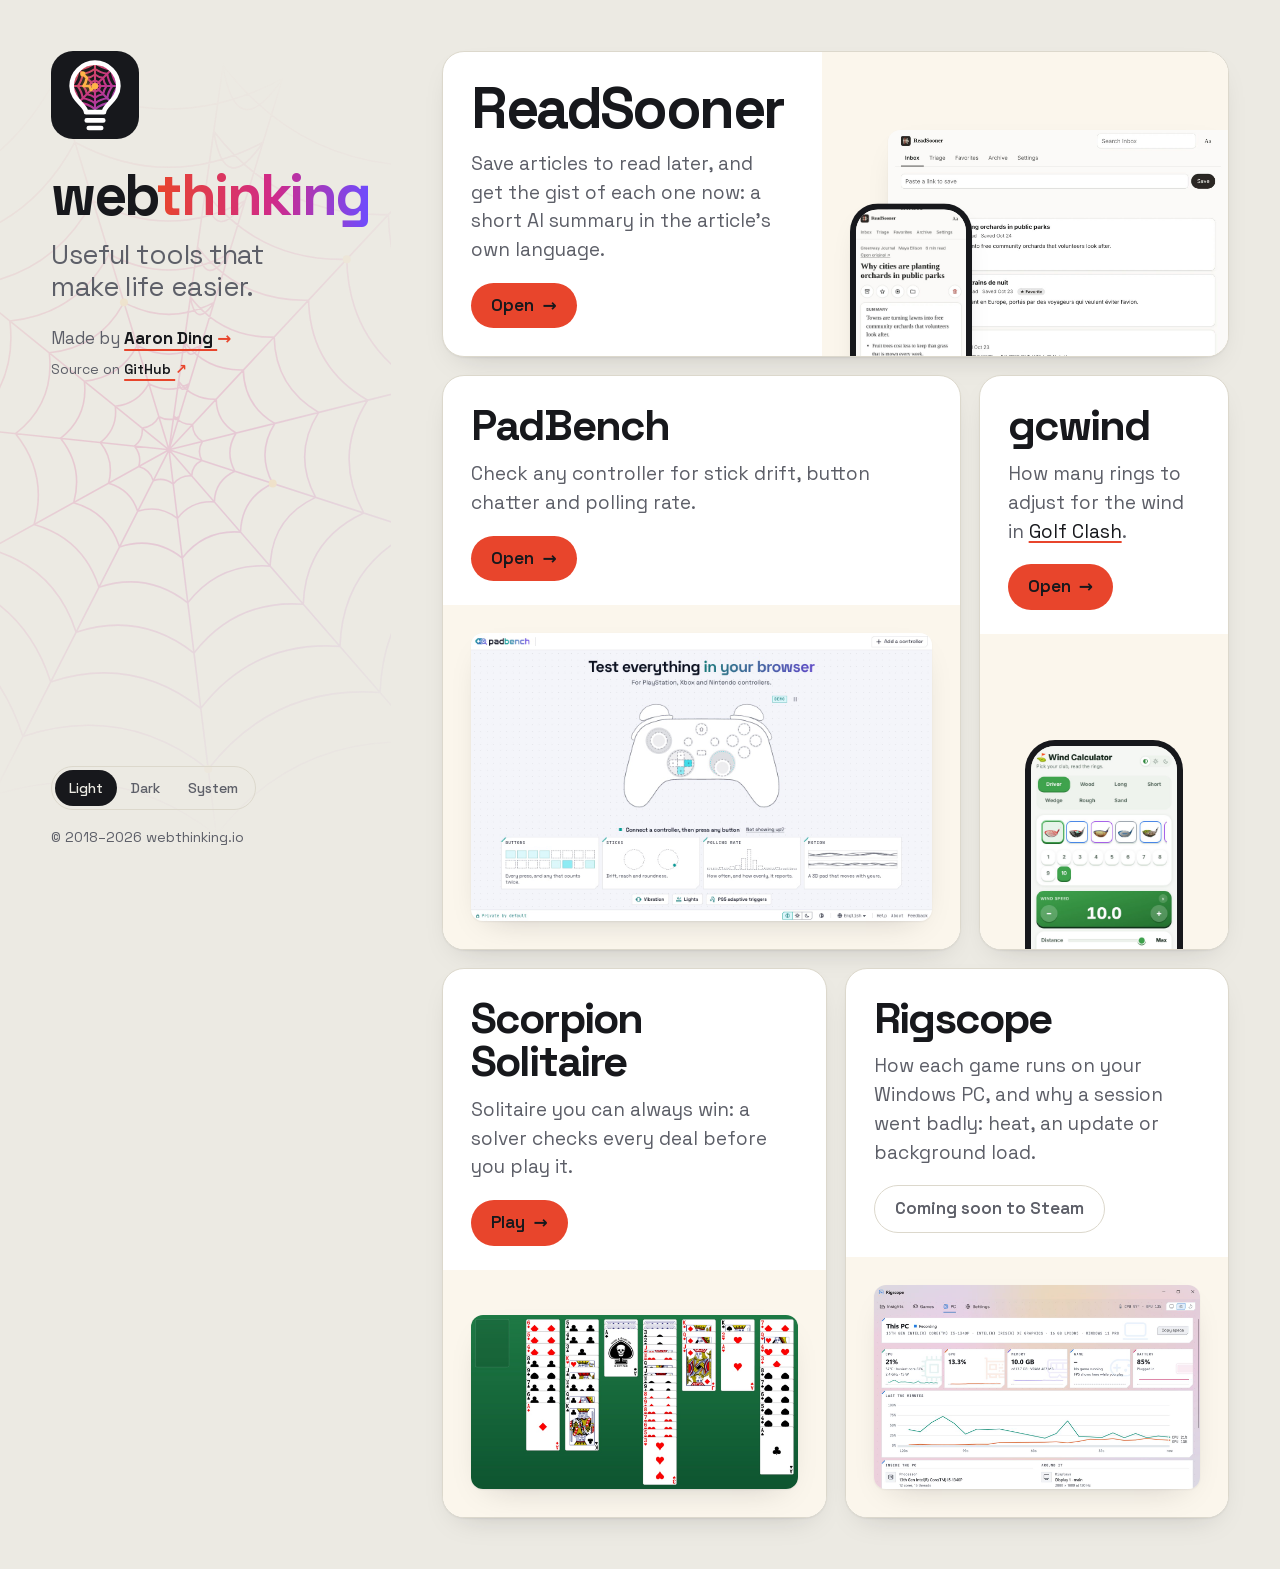
<file: index.html>
<!doctype html>
<html lang="en" data-theme="light">
<head>
  <meta charset="utf-8">
  <meta name="viewport" content="width=device-width, initial-scale=1">
  <title>webthinking · Useful tools that make life easier</title>
  <meta name="description" content="Useful tools that make life easier: ReadSooner, PadBench, Scorpion Solitaire, gcwind and Rigscope.">
  <meta name="theme-color" content="#eceae3">
  <script>
    // Apply the saved theme before first paint. Light is the default.
    (function () {
      var d = document.documentElement;
      var t = "light";
      d.classList.add("js");
      try {
        var saved = localStorage.getItem("theme");
        if (saved === "light" || saved === "dark" || saved === "system") t = saved;
      } catch (e) {}
      d.dataset.theme = t;
    })();
  </script>
  <link rel="canonical" href="https://webthinking.io/">

  <meta property="og:type" content="website">
  <meta property="og:url" content="https://webthinking.io/">
  <meta property="og:title" content="webthinking · Useful tools that make life easier">
  <meta property="og:description" content="Useful tools that make life easier: ReadSooner, PadBench, Scorpion Solitaire, gcwind and Rigscope.">
  <meta property="og:image" content="https://webthinking.io/og.png">
  <meta property="og:image:width" content="1200">
  <meta property="og:image:height" content="630">
  <meta name="twitter:card" content="summary_large_image">

  <link rel="icon" href="/icon.svg" type="image/svg+xml">
  <link rel="preload" href="/fonts/space-grotesk.woff2" as="font" type="font/woff2" crossorigin>
  <link rel="stylesheet" href="/style.css">
</head>
<body>
  <div class="page">
    <svg class="web" viewBox="0 0 340 600" preserveAspectRatio="xMidYMid slice" aria-hidden="true" focusable="false"><defs><linearGradient id="webg" x1="0" y1="0" x2="1" y2="1"><stop offset="0"/><stop offset=".5"/><stop offset="1"/></linearGradient><radialGradient id="webf" cx="150" cy="300" r="300" gradientUnits="userSpaceOnUse"><stop offset=".25" stop-color="#fff"/><stop offset="1" stop-color="#fff" stop-opacity="0"/></radialGradient><mask id="webm"><rect width="340" height="600" fill="url(#webf)"/></mask></defs><g mask="url(#webm)"><path d="M150 300L200.1 -56.5M150 300L395.5 36.7M150 300L499.3 212.9M150 300L492.4 411.2M150 300L386.2 571.7M150 300L193.9 657.3M150 300L-13.4 620.8M150 300L-164.9 474.5M150 300L-208 262.4M150 300L-129.8 73.4M150 300L44.7 -44.3M150 300L255.3 -44.3M153.6 274.3Q159 281.2 167.7 281M167.7 281Q167.9 289.4 175.2 293.7M175.2 293.7Q170.8 300.7 174.7 308M174.7 308Q167.3 311.5 167.1 319.6M167.1 319.6Q158.5 319 153.2 325.8M153.2 325.8Q146.4 320.5 138.2 323.2M138.2 323.2Q135.6 315 127.3 312.6M127.3 312.6Q129.6 304.1 124.1 297.3M124.1 297.3Q130.8 292 129.8 283.6M129.8 283.6Q138.4 282.8 142.4 275.1M142.4 275.1Q150 279.2 157.6 275.1M157.6 275.1Q154.5 279.7 153.6 274.3M157.2 248.5Q167.9 262.5 185.5 262M185.5 262Q185.8 278.9 200.5 287.4M200.5 287.4Q191.6 301.5 199.5 316.1M199.5 316.1Q184.7 323 184.1 339.2M184.1 339.2Q166.9 338 156.3 351.6M156.3 351.6Q142.8 341 126.4 346.3M126.4 346.3Q121.1 329.9 104.5 325.2M104.5 325.2Q109.2 308.3 98.3 294.6M98.3 294.6Q111.6 284.1 109.6 267.3M109.6 267.3Q126.7 265.5 134.8 250.3M134.8 250.3Q150 258.4 165.2 250.3M165.2 250.3Q159 259.4 157.2 248.5M161.4 218.8Q178.2 240.8 205.9 240M205.9 240Q206.5 266.7 229.6 280.2M229.6 280.2Q215.6 302.3 228 325.3M228 325.3Q204.7 336.2 203.8 361.9M203.8 361.9Q176.7 359.9 160 381.4M160 381.4Q138.6 364.6 112.8 373.1M112.8 373.1Q104.4 347.2 78.3 339.8M78.3 339.8Q85.7 313.1 68.4 291.4M68.4 291.4Q89.4 274.9 86.3 248.4M86.3 248.4Q113.3 245.6 126 221.6M126 221.6Q150 234.4 174 221.6M174 221.6Q164.2 236 161.4 218.8M166.1 185.1Q190 216.2 229.1 215.2M229.1 215.2Q230 252.9 262.6 271.9M262.6 271.9Q242.7 303.2 260.3 335.8M260.3 335.8Q227.4 351.2 226.1 387.5M226.1 387.5Q187.7 384.8 164.1 415.1M164.1 415.1Q133.9 391.4 97.3 403.4M97.3 403.4Q85.5 366.8 48.5 356.2M48.5 356.2Q59.1 318.5 34.6 287.9M34.6 287.9Q64.3 264.5 59.9 227M59.9 227Q98.1 223.1 116.1 189.1M116.1 189.1Q150 207.2 183.9 189.1M183.9 189.1Q170.1 209.4 166.1 185.1M171.4 147.5Q203 188.8 255 187.4M255 187.4Q256.2 237.5 299.4 262.7M299.4 262.7Q273.1 304.3 296.5 347.6M296.5 347.6Q252.7 368 251 416.2M251 416.2Q200.1 412.5 168.8 452.9M168.8 452.9Q128.6 421.3 80.1 437.2M80.1 437.2Q64.4 388.6 15.3 374.7M15.3 374.7Q29.3 324.6 -3.2 283.9M-3.2 283.9Q36.2 252.9 30.3 203.1M30.3 203.1Q81.1 197.9 105 152.7M105 152.7Q150 176.8 195 152.7M195 152.7Q176.7 179.7 171.4 147.5M177.3 105.9Q217.5 158.5 283.7 156.7M283.7 156.7Q285.1 220.4 340.2 252.6M340.2 252.6Q306.7 305.5 336.4 360.6M336.4 360.6Q280.8 386.5 278.6 447.9M278.6 447.9Q213.8 443.2 173.9 494.5M173.9 494.5Q122.8 454.4 61 474.6M61 474.6Q41.1 412.8 -21.4 395M-21.4 395Q-3.7 331.3 -44.9 279.5M-44.9 279.5Q5.1 240 -2.3 176.7M-2.3 176.7Q62.3 170 92.7 112.6M92.7 112.6Q150 143.2 207.3 112.6M207.3 112.6Q183.9 146.9 177.3 105.9M183.7 60.4Q233.3 125.3 315 123M315 123Q316.8 201.7 384.8 241.5M384.8 241.5Q343.5 306.8 380.2 374.8M380.2 374.8Q311.4 406.9 308.8 482.6M308.8 482.6Q228.7 476.9 179.5 540.2M179.5 540.2Q116.4 490.7 40.1 515.6M40.1 515.6Q15.5 439.3 -61.7 417.3M-61.7 417.3Q-39.7 338.6 -90.7 274.7M-90.7 274.7Q-28.9 225.9 -38.1 147.7M-38.1 147.7Q41.7 139.5 79.2 68.6M79.2 68.6Q150 106.4 220.8 68.6M220.8 68.6Q191.9 111 183.7 60.4M190.6 10.8Q250.6 89.2 349.1 86.4M349.1 86.4Q351.3 181.4 433.3 229.4M433.3 229.4Q383.5 308.2 427.7 390.2M427.7 390.2Q344.8 428.9 341.6 520.4M341.6 520.4Q245 513.4 185.6 589.8M185.6 589.8Q109.4 530.1 17.4 560.2M17.4 560.2Q-12.3 468 -105.4 441.6M-105.4 441.6Q-78.9 346.6 -140.4 269.5M-140.4 269.5Q-65.8 210.6 -76.9 116.2M-76.9 116.2Q19.4 106.3 64.6 20.8M64.6 20.8Q150 66.4 235.4 20.8M235.4 20.8Q200.6 71.9 190.6 10.8"/><g class="web-knots"><circle cx="228" cy="325.3" r="3"/><circle cx="-3.2" cy="283.9" r="3"/><circle cx="283.7" cy="156.7" r="3"/><circle cx="116.1" cy="189.1" r="3"/><circle cx="179.5" cy="540.2" r="3"/></g></g></svg>
    <header class="intro">
      <div class="brand">
        <svg class="mark" viewBox="0 0 64 64" aria-hidden="true" focusable="false"><defs><linearGradient id="wtg" x1="14" y1="8" x2="52" y2="50" gradientUnits="userSpaceOnUse"><stop offset="0" stop-color="#ff6a4d"/><stop offset=".5" stop-color="#e2399a"/><stop offset="1" stop-color="#8a5cff"/></linearGradient><filter id="wtw" x="-50%" y="-50%" width="200%" height="200%"><feGaussianBlur stdDeviation="1.4"/></filter><clipPath id="wtc"><path d="M25.5 44.5C25.5 39.5 15 35.5 15 25.5A17 17 0 0 1 49 25.5C49 35.5 38.5 39.5 38.5 44.5Z"/></clipPath><clipPath id="wtt"><rect width="64" height="64" rx="16"/></clipPath></defs><rect class="mark-tile" width="64" height="64" rx="16"/><g clip-path="url(#wtt)"><g clip-path="url(#wtc)"><path d="M32 25.5L32 -14.5M32 25.5L60.28 -2.78M32 25.5L72 25.5M32 25.5L60.28 53.78M32 25.5L32 65.5M32 25.5L3.72 53.78M32 25.5L-8 25.5M32 25.5L3.72 -2.78M32 21.3Q33.32 22.32 34.97 22.53M34.97 22.53Q35.18 24.18 36.2 25.5M36.2 25.5Q35.18 26.82 34.97 28.47M34.97 28.47Q33.32 28.68 32 29.7M32 29.7Q30.68 28.68 29.03 28.47M29.03 28.47Q28.82 26.82 27.8 25.5M27.8 25.5Q28.82 24.18 29.03 22.53M29.03 22.53Q30.68 22.32 32 21.3M32 17.1Q34.64 19.14 37.94 19.56M37.94 19.56Q38.36 22.86 40.4 25.5M40.4 25.5Q38.36 28.14 37.94 31.44M37.94 31.44Q34.64 31.86 32 33.9M32 33.9Q29.36 31.86 26.06 31.44M26.06 31.44Q25.64 28.14 23.6 25.5M23.6 25.5Q25.64 22.86 26.06 19.56M26.06 19.56Q29.36 19.14 32 17.1M32 12.9Q35.95 15.95 40.91 16.59M40.91 16.59Q41.55 21.55 44.6 25.5M44.6 25.5Q41.55 29.45 40.91 34.41M40.91 34.41Q35.95 35.05 32 38.1M32 38.1Q28.05 35.05 23.09 34.41M23.09 34.41Q22.45 29.45 19.4 25.5M19.4 25.5Q22.45 21.55 23.09 16.59M23.09 16.59Q28.05 15.95 32 12.9M32 8.7Q37.27 12.77 43.88 13.62M43.88 13.62Q44.73 20.23 48.8 25.5M48.8 25.5Q44.73 30.77 43.88 37.38M43.88 37.38Q37.27 38.23 32 42.3M32 42.3Q26.73 38.23 20.12 37.38M20.12 37.38Q19.27 30.77 15.2 25.5M15.2 25.5Q19.27 20.23 20.12 13.62M20.12 13.62Q26.73 12.77 32 8.7" fill="none" stroke="url(#wtg)" stroke-width="1.5" stroke-linecap="round" opacity=".85"/><path d="M32 25.5L29.03 28.47Q28.82 26.82 27.8 25.5L23.6 25.5Q25.64 22.86 26.06 19.56L23.09 16.59" fill="none" stroke="#ffb547" stroke-width="3" stroke-linecap="round" stroke-linejoin="round" opacity=".4" filter="url(#wtw)"/><path d="M32 25.5L29.03 28.47Q28.82 26.82 27.8 25.5L23.6 25.5Q25.64 22.86 26.06 19.56L23.09 16.59" fill="none" stroke="#ffb547" stroke-width="1.9" stroke-linecap="round" stroke-linejoin="round"/><circle cx="23.09" cy="16.59" r="1.9" fill="#ffb547"/><circle cx="32" cy="25.5" r="2.3" fill="#ffb547"/></g><path d="M25.5 44.5C25.5 39.5 15 35.5 15 25.5A17 17 0 0 1 49 25.5C49 35.5 38.5 39.5 38.5 44.5Z" fill="none" stroke="#fff" stroke-width="3.4" stroke-linejoin="round"/><path d="M26 50.5H38M27.5 56H36.5" stroke="#fff" stroke-width="3.4" stroke-linecap="round"/></g></svg>
        <div>
          <h1>web<span class="think">thinking</span></h1>
          <p class="pitch">Useful tools that make life easier.</p>
          <p class="by">Made by <a href="/me/">Aaron Ding <span aria-hidden="true">→</span></a></p>
          <p class="by by-src">Source on <a href="https://github.com/aaronding">GitHub <span aria-hidden="true">↗</span></a></p>
        </div>
      </div>
    </header>

    <main class="shelf" aria-label="Tools">
      <article class="tile tile-feature" aria-labelledby="readsooner-title">
        <div class="tile-text">
          <h2 id="readsooner-title">ReadSooner</h2>
          <p>Save articles to read later, and get the gist of each one now: a short AI summary in the article’s own language.</p>
          <p class="actions">
            <a class="go" href="https://www.readsooner.com/">Open <span aria-hidden="true">→</span></a>
          </p>
        </div>
        <div class="shot shot-duo">
          <img class="duo-screen img-light" src="/img/readsooner-light.jpg" width="1280" height="853" loading="lazy" decoding="async" alt="ReadSooner's Inbox on a computer: saved articles in English, French and Chinese, each with a one-sentence summary under its title.">
          <img class="duo-screen img-dark" src="/img/readsooner-dark.jpg" width="1280" height="853" loading="lazy" decoding="async" alt="ReadSooner's Inbox on a computer: saved articles in English, French and Chinese, each with a one-sentence summary under its title.">
          <img class="duo-phone img-light" src="/img/readsooner-phone-light.jpg" width="600" height="1216" loading="lazy" decoding="async" alt="An article on a phone, with its summary first: a one-sentence TL;DR and three key points.">
          <img class="duo-phone img-dark" src="/img/readsooner-phone-dark.jpg" width="600" height="1216" loading="lazy" decoding="async" alt="An article on a phone, with its summary first: a one-sentence TL;DR and three key points.">
        </div>
      </article>

      <article class="tile tile-wide" aria-labelledby="padbench-title">
        <div class="tile-text">
          <h2 id="padbench-title">PadBench</h2>
          <p>Check any controller for stick drift, button chatter and polling rate.</p>
          <p class="actions">
            <a class="go" href="https://padbench.com/">Open <span aria-hidden="true">→</span></a>
          </p>
        </div>
        <div class="shot shot-screen">
          <img class="img-light" src="/img/padbench-light.jpg" width="1280" height="800" loading="lazy" decoding="async" alt="PadBench showing a controller with its buttons, sticks, polling rate and motion tests.">
          <img class="img-dark" src="/img/padbench-dark.jpg" width="1280" height="800" loading="lazy" decoding="async" alt="PadBench showing a controller with its buttons, sticks, polling rate and motion tests.">
        </div>
      </article>

      <article class="tile tile-half tile-end" aria-labelledby="scorpion-title">
        <div class="tile-text">
          <h2 id="scorpion-title">Scorpion Solitaire</h2>
          <p>Solitaire you can always win: a solver checks every deal before you play it.</p>
          <p class="actions">
            <a class="go" href="/ScorpionSolitaire/">Play <span aria-hidden="true">→</span></a>
          </p>
        </div>
        <div class="shot shot-screen">
          <img src="/img/scorpion.jpg" width="1200" height="639" loading="lazy" decoding="async"
               alt="A game of Scorpion Solitaire in progress: seven columns of cards on green felt.">
        </div>
      </article>

      <article class="tile tile-tall" aria-labelledby="gcwind-title">
        <div class="tile-text">
          <h2 id="gcwind-title">gcwind</h2>
          <p>How many rings to adjust for the wind in <a href="https://www.ea.com/games/golf-clash/golf-clash">Golf Clash</a>.</p>
          <p class="actions">
            <a class="go" href="https://gcwind.webthinking.io/">Open <span aria-hidden="true">→</span></a>
          </p>
        </div>
        <div class="shot shot-phone">
          <img class="img-light" src="/img/gcwind-light.jpg" width="860" height="1200" loading="lazy" decoding="async" alt="gcwind on a phone: the Driver tab, The Rocket at level 10, and a wind speed of 10.0.">
          <img class="img-dark" src="/img/gcwind-dark.jpg" width="860" height="1200" loading="lazy" decoding="async" alt="gcwind on a phone: the Driver tab, The Rocket at level 10, and a wind speed of 10.0.">
        </div>
      </article>

      <article class="tile tile-half tile-end" aria-labelledby="rigscope-title">
        <div class="tile-text">
          <h2 id="rigscope-title">Rigscope</h2>
          <p>How each game runs on your Windows PC, and why a session went badly: heat, an update or background load.</p>
          <p class="actions">
            <span class="soon">Coming soon to Steam</span>
          </p>
        </div>
        <div class="shot shot-screen">
          <img class="img-light" src="/img/rigscope-light.jpg" width="1280" height="800" loading="lazy" decoding="async" alt="Rigscope's PC page: CPU, GPU, memory and battery at a glance, and CPU and GPU use over the last two minutes.">
          <img class="img-dark" src="/img/rigscope-dark.jpg" width="1280" height="800" loading="lazy" decoding="async" alt="Rigscope's PC page: CPU, GPU, memory and battery at a glance, and CPU and GPU use over the last two minutes.">
        </div>
      </article>
    </main>

    <footer class="foot">
      <div class="theme" role="group" aria-label="Theme">
        <button type="button" data-theme-set="light" title="Light">
          <svg class="ico" viewBox="0 0 24 24" aria-hidden="true" focusable="false"><circle cx="12" cy="12" r="4"/><path d="M12 2v2M12 20v2M4.9 4.9l1.4 1.4M17.7 17.7l1.4 1.4M2 12h2M20 12h2M4.9 19.1l1.4-1.4M17.7 6.3l1.4-1.4"/></svg>
          <span class="label">Light</span>
        </button>
        <button type="button" data-theme-set="dark" title="Dark">
          <svg class="ico" viewBox="0 0 24 24" aria-hidden="true" focusable="false"><path d="M20.5 14.1A8.5 8.5 0 1 1 9.9 3.5a6.6 6.6 0 0 0 10.6 10.6z"/></svg>
          <span class="label">Dark</span>
        </button>
        <button type="button" data-theme-set="system" title="System">
          <svg class="ico" viewBox="0 0 24 24" aria-hidden="true" focusable="false"><rect x="2.5" y="4" width="19" height="13" rx="2"/><path d="M8 21h8M12 17v4"/></svg>
          <span class="label">System</span>
        </button>
      </div>
      <div class="credit">
        <p>© 2018–2026 webthinking.io</p>
      </div>
    </footer>
  </div>
  <script>
    (function () {
      var root = document.documentElement;
      var meta = document.querySelector('meta[name="theme-color"]');
      var buttons = document.querySelectorAll("[data-theme-set]");
      var dark = window.matchMedia("(prefers-color-scheme: dark)");

      function paint() {
        var t = root.dataset.theme;
        var isDark = t === "dark" || (t === "system" && dark.matches);
        if (meta) meta.setAttribute("content", isDark ? "#0c0d10" : "#eceae3");
        buttons.forEach(function (b) {
          b.setAttribute("aria-pressed", String(b.dataset.themeSet === t));
        });
      }

      buttons.forEach(function (b) {
        b.addEventListener("click", function () {
          root.dataset.theme = b.dataset.themeSet;
          try { localStorage.setItem("theme", b.dataset.themeSet); } catch (e) {}
          paint();
        });
      });
      dark.addEventListener("change", paint);
      paint();
    })();
  </script>
</body>
</html>
</file>
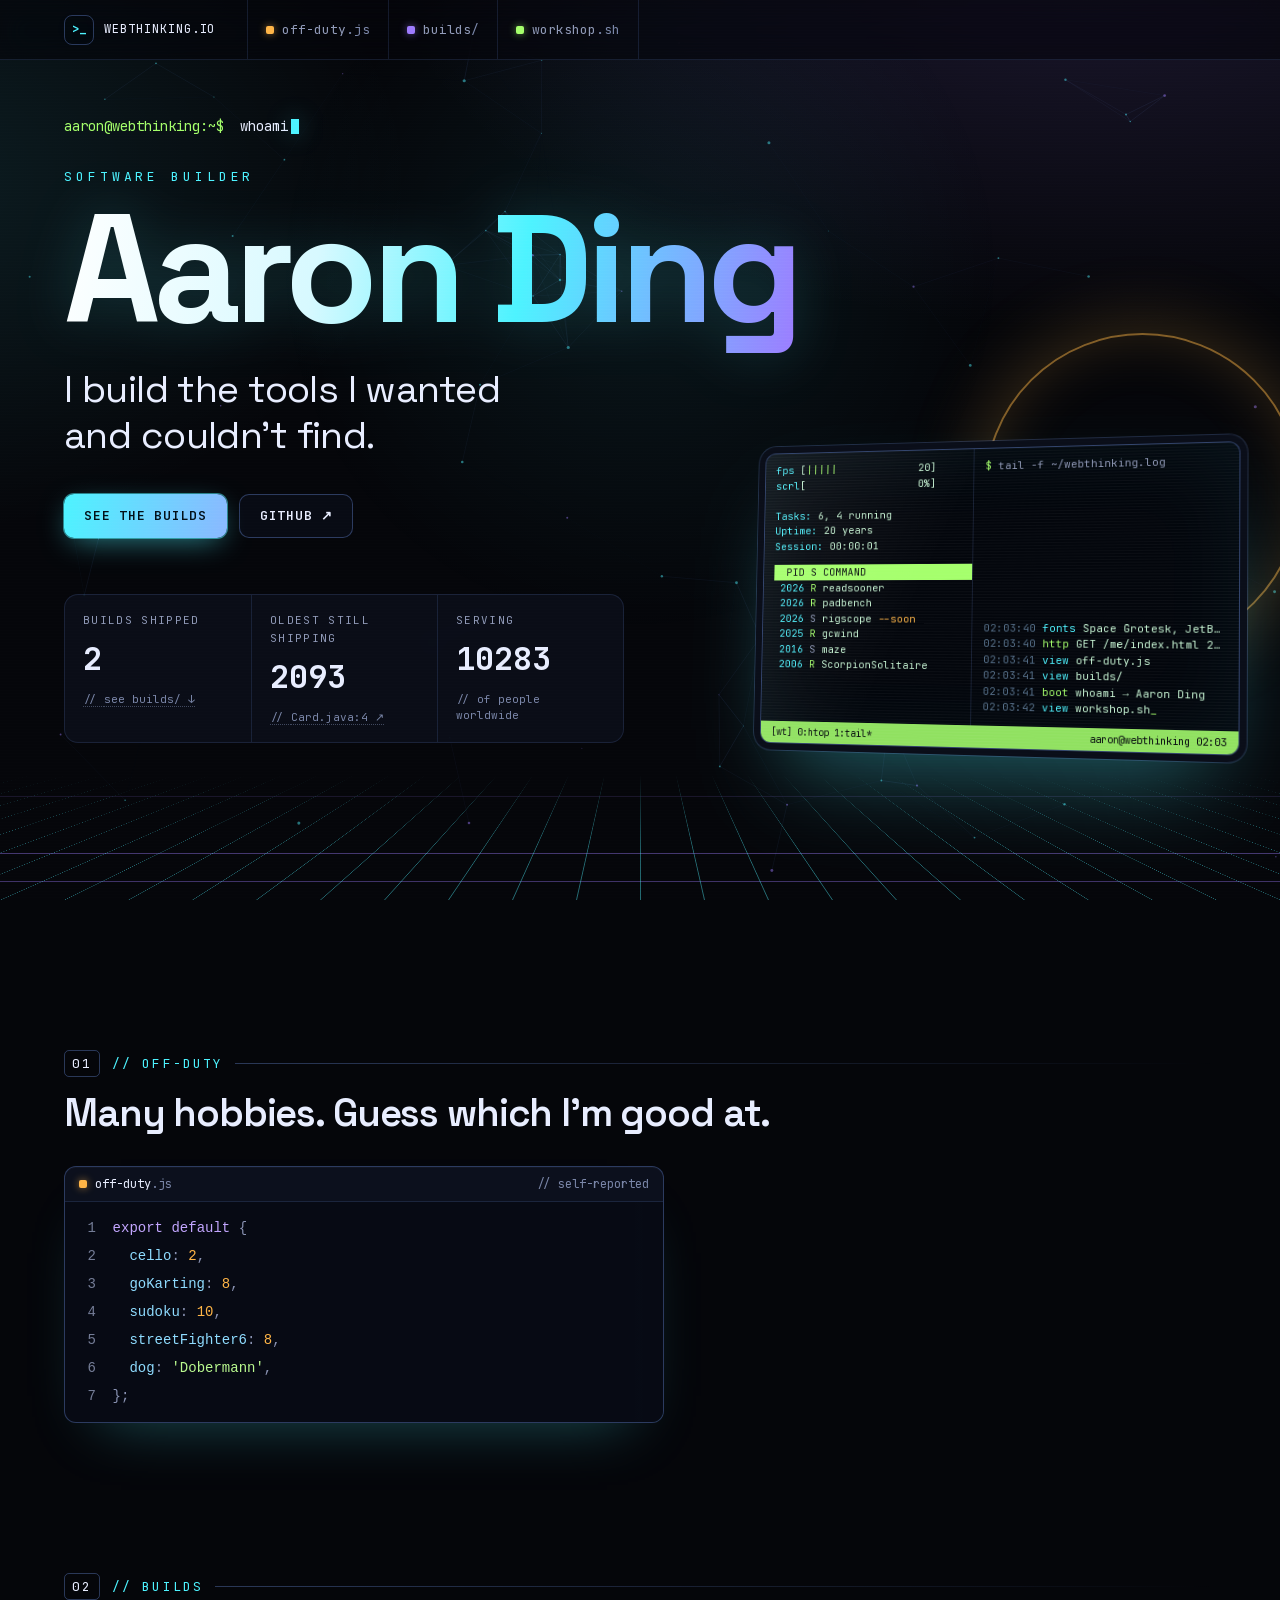
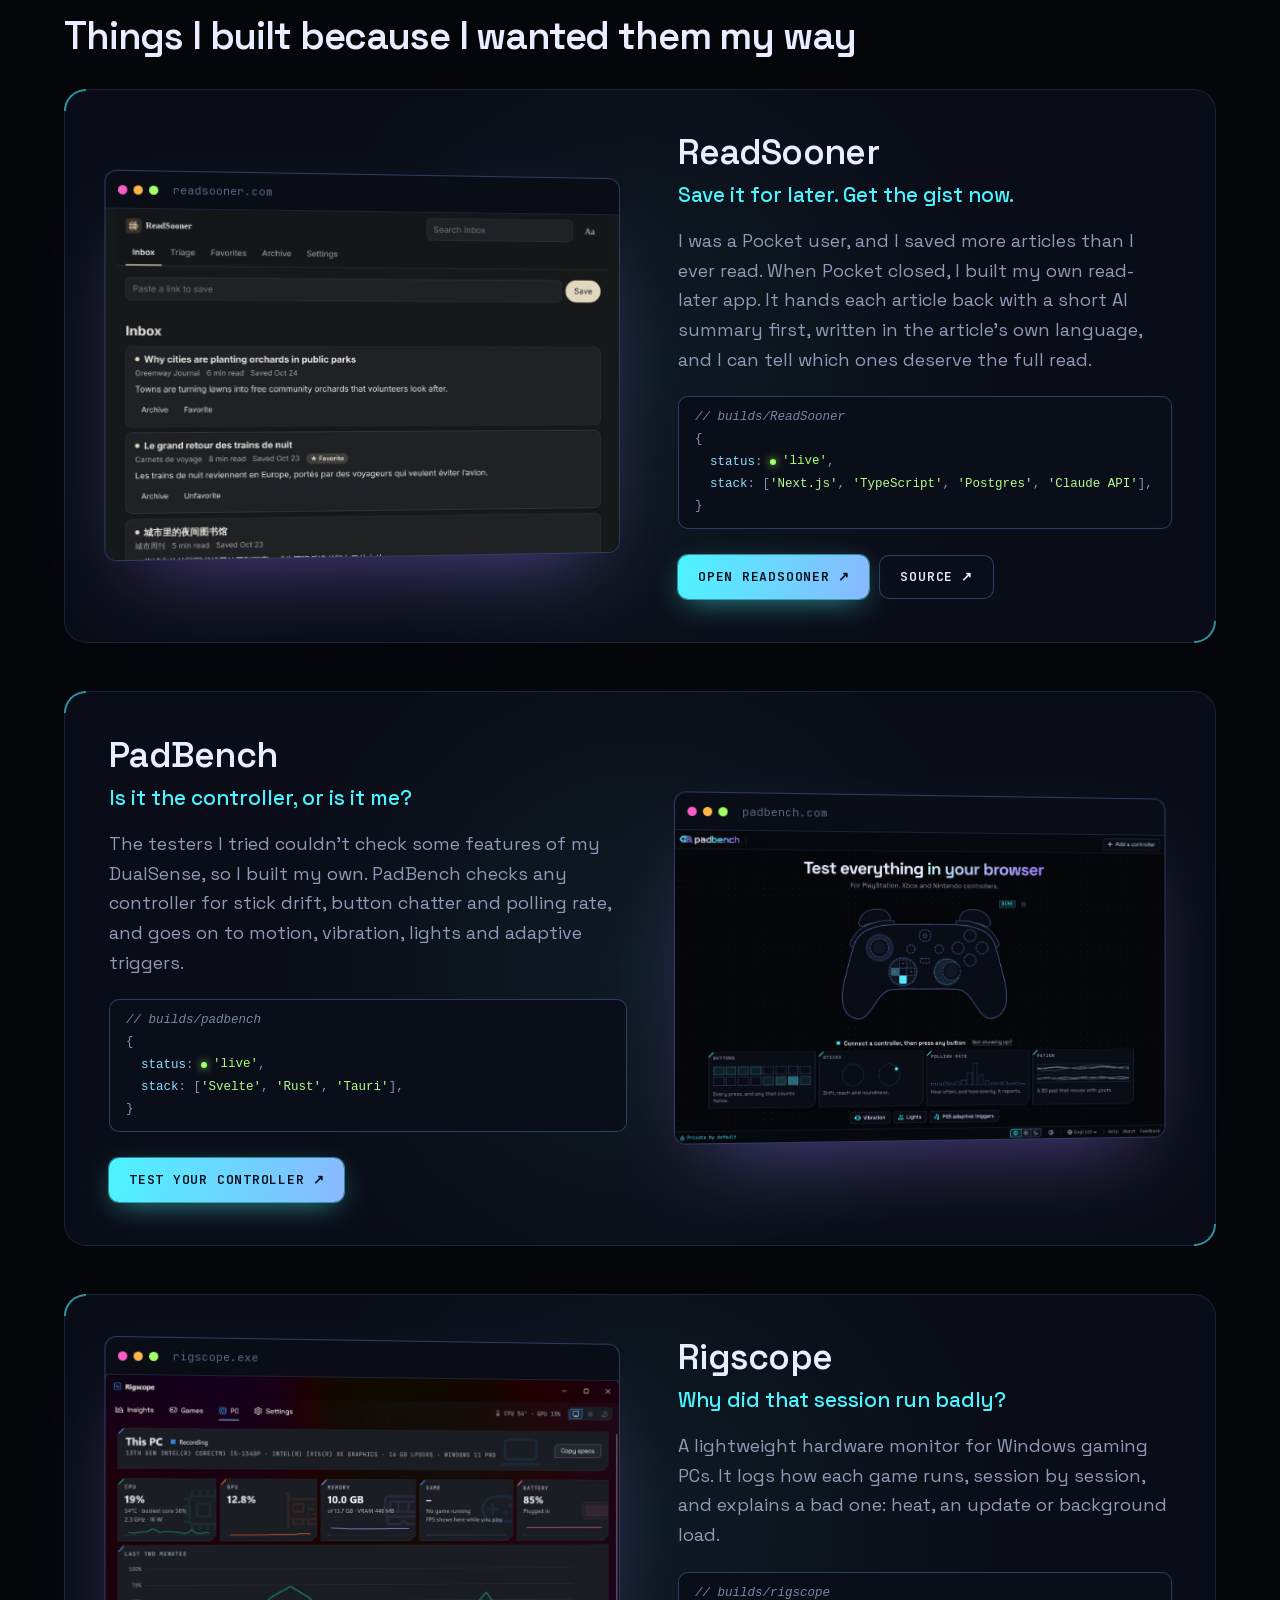
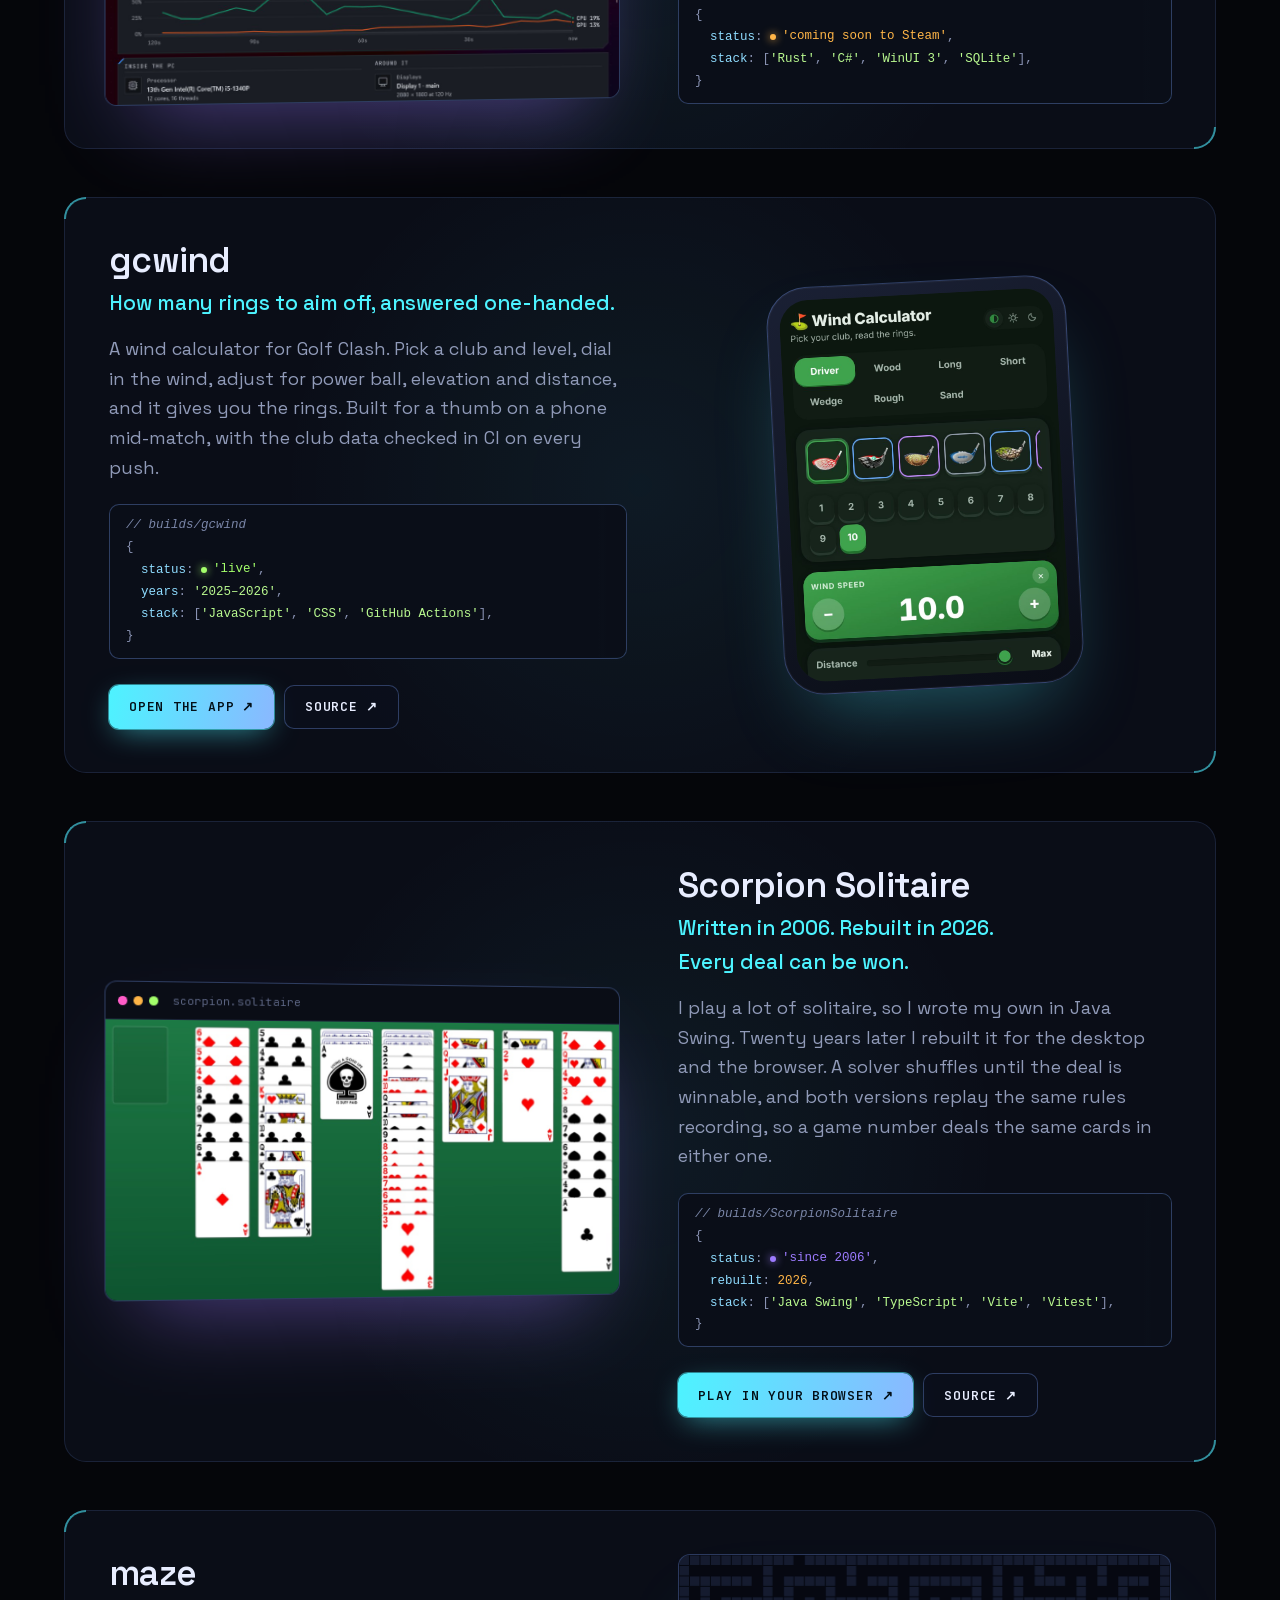
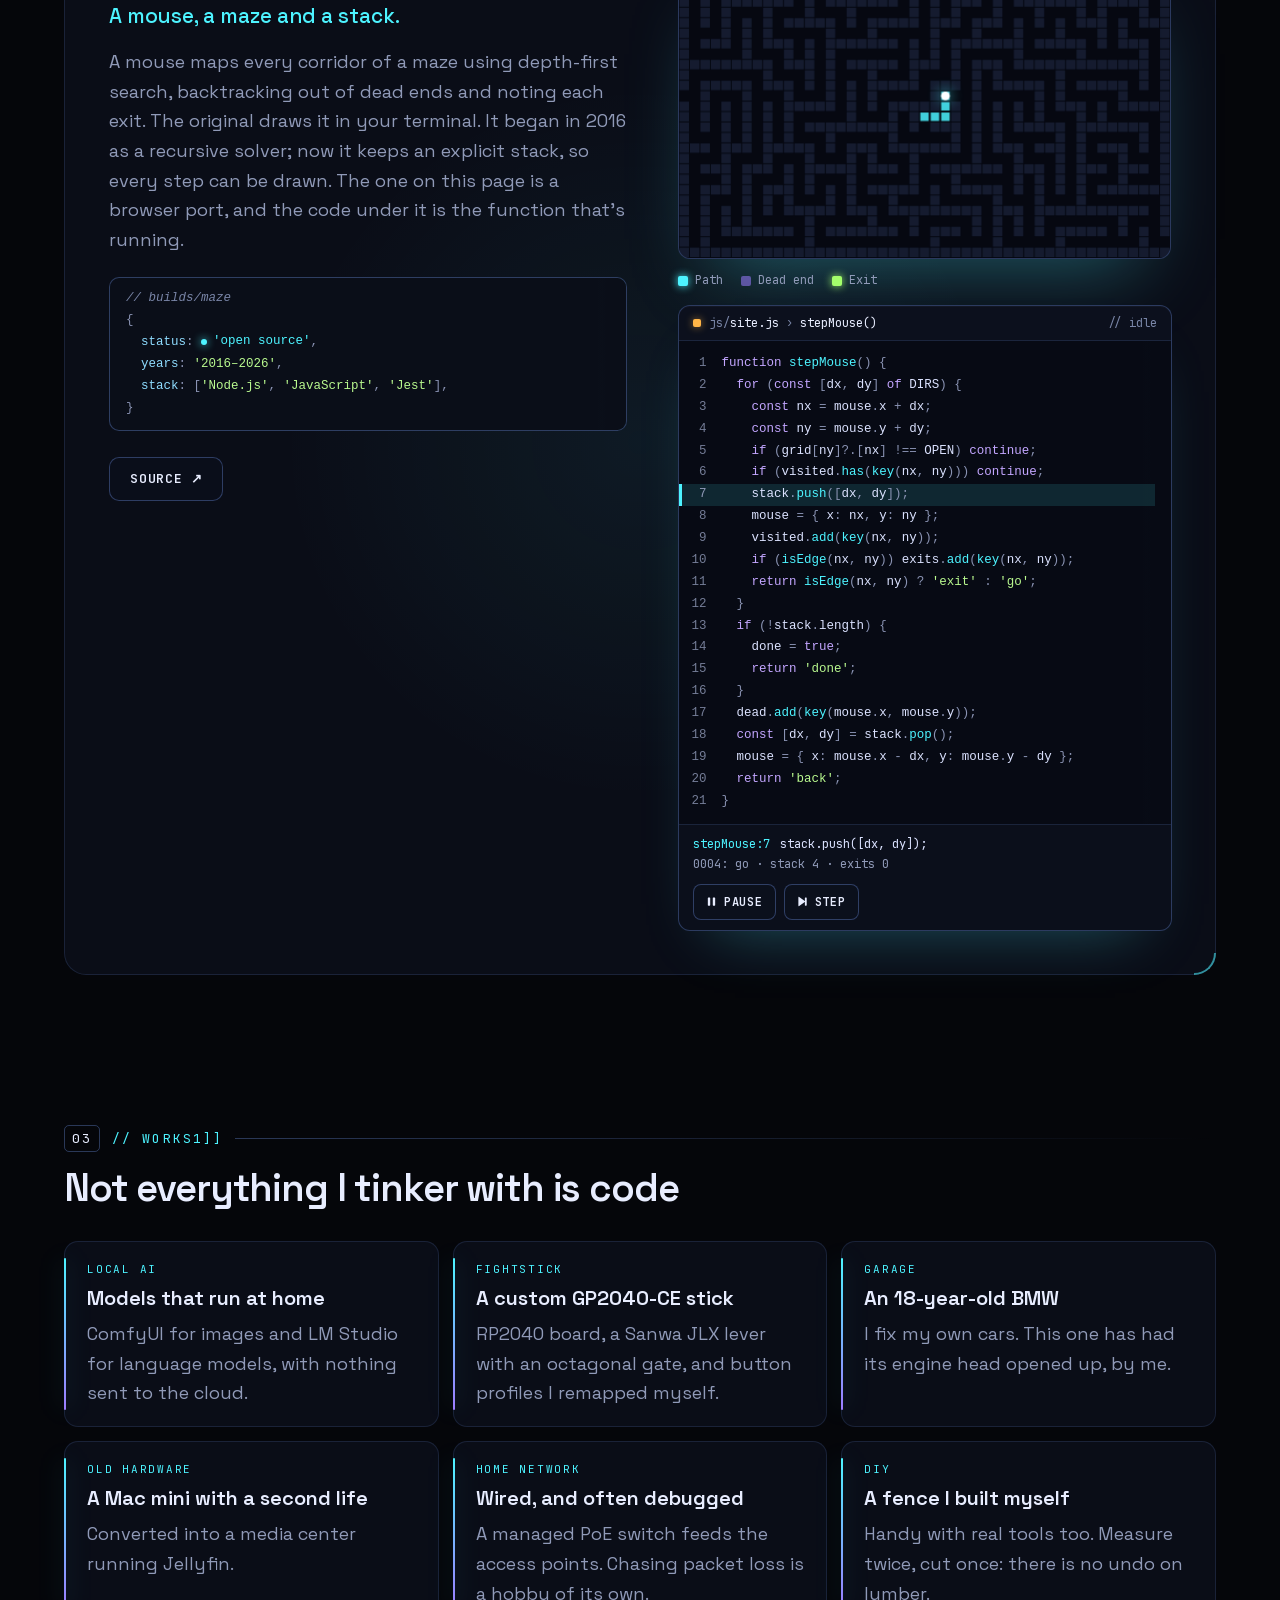
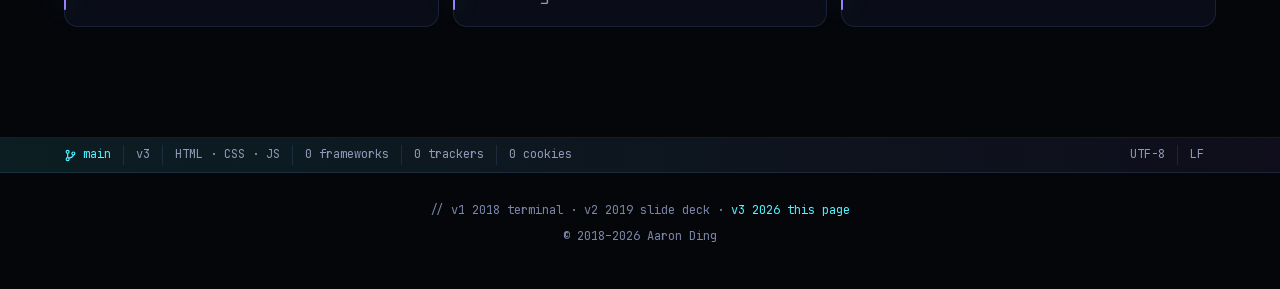
<file: me/index.html>
<!doctype html>
<html lang="en">
<head>
  <meta charset="utf-8">
  <meta name="viewport" content="width=device-width, initial-scale=1">
  <title>Aaron Ding · webthinking.io</title>
  <meta name="description" content="Aaron Ding. What I play, and the tools I build because I wanted them and couldn’t find them.">
  <meta name="theme-color" content="#05060a">
  <meta name="color-scheme" content="dark">
  <link rel="canonical" href="https://webthinking.io/me/">

  <meta property="og:type" content="website">
  <meta property="og:url" content="https://webthinking.io/me/">
  <meta property="og:title" content="Aaron Ding · webthinking.io">
  <meta property="og:description" content="What I play, and the tools I build because I wanted them and couldn’t find them.">
  <meta property="og:image" content="https://webthinking.io/me/og.png">
  <meta property="og:image:width" content="1200">
  <meta property="og:image:height" content="630">
  <meta name="twitter:card" content="summary_large_image">

  <link rel="icon" href="/me/favicon.svg" type="image/svg+xml">
  <link rel="apple-touch-icon" href="/me/apple-touch-icon.png">
  <link rel="preload" href="/fonts/space-grotesk.woff2" as="font" type="font/woff2" crossorigin>
  <link rel="preload" href="/fonts/jetbrains-mono.woff2" as="font" type="font/woff2" crossorigin>
  <link rel="stylesheet" href="/me/site.css">
  <script>document.documentElement.classList.add('js')</script>
  <script src="/me/site.js" defer></script>
</head>
<body>
  <canvas class="field" aria-hidden="true"></canvas>
  <div class="spotlight" aria-hidden="true"></div>
  <div class="scanlines" aria-hidden="true"></div>

  <a class="skip" href="#offduty">Skip to hobbies</a>

  <header class="hud">
    <a class="brand" href="/" aria-label="webthinking.io, all the tools">
      <span class="brand-mark" aria-hidden="true">&gt;_</span>
      <span class="brand-name">webthinking.io</span>
    </a>
    <nav class="tabs" aria-label="Sections">
      <a class="tab" href="#offduty"><i class="ft ft-js" aria-hidden="true"></i>off-duty<span class="ext" aria-hidden="true">.js</span></a>
      <a class="tab" href="#builds"><i class="ft ft-dir" aria-hidden="true"></i>builds<span class="ext" aria-hidden="true">/</span></a>
      <a class="tab" href="#workshop"><i class="ft ft-sh" aria-hidden="true"></i>workshop<span class="ext" aria-hidden="true">.sh</span></a>
    </nav>
  </header>

  <main id="top">
    <section class="hero" aria-labelledby="name">
      <div class="hero-inner">
        <p class="boot" aria-hidden="true">
          <span class="boot-prompt">aaron@webthinking:~$</span>
          <span class="boot-cmd" data-type="whoami">whoami</span><span class="caret"></span>
        </p>

        <p class="kicker">Software builder</p>
        <div class="name-wrap">
          <h1 class="name" id="name"><span class="name-text">Aaron Ding</span></h1>
          <span class="name-ghost ghost-a" aria-hidden="true">Aaron Ding</span>
          <span class="name-ghost ghost-b" aria-hidden="true">Aaron Ding</span>
        </div>
        <p class="tagline">I build the tools I wanted and couldn’t find.</p>

        <p class="hero-cta">
          <a class="btn btn-primary" href="#builds">See the builds</a>
          <a class="btn btn-ghost" href="https://github.com/aaronding">GitHub <span aria-hidden="true">↗</span></a>
        </p>

        <dl class="readout">
          <div class="readout-cell">
            <dt>Builds shipped</dt>
            <dd data-scramble="digits">5</dd>
            <dd class="readout-src"><a href="#builds"><span aria-hidden="true">//&nbsp;</span>see builds/&nbsp;<span aria-hidden="true">↓</span></a></dd>
          </div>
          <div class="readout-cell">
            <dt>Oldest still shipping</dt>
            <dd data-scramble="digits">2006</dd>
            <dd class="readout-src"><a href="https://github.com/aaronding/ScorpionSolitaire/blob/8ff4f1d/src/com/family/solitaire/model/Card.java#L4"><span aria-hidden="true">// </span>Card.java:4&nbsp;<span aria-hidden="true">↗</span></a></dd>
          </div>
          <div class="readout-cell">
            <dt>Serving</dt>
            <dd data-scramble="digits">1000s</dd>
            <dd class="readout-src"><span aria-hidden="true">//&nbsp;</span>of people worldwide</dd>
          </div>
        </dl>

        <div class="monitor" aria-hidden="true">
          <div class="monitor-screen">
            <div class="term">
              <div class="term-pane term-top">
<pre class="term-meters" data-mon-meters><span class="mk">fps </span>[                  --]
<span class="mk">scrl</span>[                  --]

<span class="mk">Tasks:</span> 6, 4 running
<span class="mk">Uptime:</span> since 2006
<span class="mk">Session:</span> --:--:--</pre>
<pre class="term-procs"><span class="term-head">  PID S COMMAND                    </span>
 <span class="tp">2026</span> <span class="tr">R</span> readsooner
 <span class="tp">2026</span> <span class="tr">R</span> padbench
 <span class="tp">2026</span> <span class="ts">S</span> rigscope <span class="tf">--soon</span>
 <span class="tp">2025</span> <span class="tr">R</span> gcwind
 <span class="tp">2016</span> <span class="ts">S</span> maze
 <span class="tp">2006</span> <span class="tr">R</span> ScorpionSolitaire</pre>
              </div>
              <div class="term-pane term-tail">
                <p class="term-cmd"><span class="term-prompt">$</span> tail -f ~/webthinking.log</p>
                <ol class="mon-log" data-mon-log></ol>
              </div>
            </div>
            <p class="term-status"><span>[wt] 0:htop  1:tail*</span><span>aaron@webthinking <span data-mon-clock></span></span></p>
          </div>
        </div>
      </div>
      <div class="horizon" aria-hidden="true"></div>
    </section>

    <section class="section" id="offduty" aria-labelledby="offduty-title">
      <p class="label" aria-hidden="true"><span class="label-num">01</span><span data-scramble>// off-duty</span></p>
      <h2 id="offduty-title" class="reveal">Many hobbies. Guess which I’m good at.</h2>

      <figure class="src src-offduty reveal" data-label="off-duty.js source">
        <figcaption class="src-head">
          <span class="src-file"><i class="ft ft-js" aria-hidden="true"></i><span>off-duty<span class="src-dir">.js</span></span></span>
          <span class="src-meta">// self-reported</span>
        </figcaption>
        <div class="src-body"><code class="src-code src-gutter">
          <span class="l"><span class="kw">export</span> <span class="kw">default</span> <span class="p">{</span></span>
          <span class="l">  <span class="k">cello</span><span class="p">:</span> <span class="n">2</span><span class="p">,</span></span>
          <span class="l">  <span class="k">goKarting</span><span class="p">:</span> <span class="n">8</span><span class="p">,</span></span>
          <span class="l">  <span class="k">sudoku</span><span class="p">:</span> <span class="n">10</span><span class="p">,</span></span>
          <span class="l">  <span class="k">streetFighter6</span><span class="p">:</span> <span class="n">8</span><span class="p">,</span></span>
          <span class="l">  <span class="k">dog</span><span class="p">:</span> <span class="s">'Dobermann'</span><span class="p">,</span></span>
          <span class="l"><span class="p">};</span></span>
        </code></div>
      </figure>
    </section>

    <section class="section" id="builds" aria-labelledby="builds-title">
      <p class="label" aria-hidden="true"><span class="label-num">02</span><span data-scramble>// builds</span></p>
      <h2 id="builds-title" class="reveal">Things I built because I wanted them my way</h2>

      <div class="builds">
        <article class="build reveal" id="readsooner" aria-labelledby="readsooner-title">
          <div class="build-media">
            <div class="window">
              <div class="window-bar" aria-hidden="true"><i></i><i></i><i></i><span>readsooner.com</span></div>
              <img src="/img/readsooner-dark.jpg" width="1280" height="853" loading="lazy" decoding="async"
                   alt="ReadSooner's Inbox on a computer: saved articles in English, French and Chinese, each with a one-sentence summary under its title.">
            </div>
          </div>
          <div class="build-body">
            <h3 id="readsooner-title">ReadSooner</h3>
            <p class="build-hook">Save it for later. Get the gist now.</p>
            <p>I was a Pocket user, and I saved more articles than I ever read. When Pocket closed, I built my own read-later app. It hands each article back with a short AI summary first, written in the article’s own language, and I can tell which ones deserve the full read.</p>
            <div class="src src-note">
              <div class="src-body"><code class="src-code">
                <span class="l"><span class="c">// builds/ReadSooner</span></span>
                <span class="l"><span class="p">{</span></span>
                <span class="l">  <span class="k">status</span><span class="p">:</span> <span class="st st-live"><i class="st-dot" aria-hidden="true"></i>'live'</span><span class="p">,</span></span>
                <span class="l">  <span class="k">stack</span><span class="p">: [</span><span class="arr"><span class="ai"><span class="s">'Next.js'</span><span class="p">, </span></span><span class="ai"><span class="s">'TypeScript'</span><span class="p">, </span></span><span class="ai"><span class="s">'Postgres'</span><span class="p">, </span></span><span class="ai"><span class="s">'Claude API'</span><span class="p tc">,</span></span></span><span class="arr-end p">],</span></span>
                <span class="l"><span class="p">}</span></span>
              </code></div>
            </div>
            <p class="build-links">
              <a class="btn btn-primary" href="https://www.readsooner.com/">Open ReadSooner <span aria-hidden="true">↗</span></a>
              <a class="btn btn-ghost" href="https://github.com/aaronding/read-later">Source <span aria-hidden="true">↗</span></a>
            </p>
          </div>
        </article>

        <article class="build reveal" id="padbench" aria-labelledby="padbench-title">
          <div class="build-media">
            <div class="window">
              <div class="window-bar" aria-hidden="true"><i></i><i></i><i></i><span>padbench.com</span></div>
              <img src="/img/padbench-dark.jpg" width="1280" height="800" loading="lazy" decoding="async"
                   alt="PadBench showing a controller with its buttons, sticks, polling rate and motion tests.">
            </div>
          </div>
          <div class="build-body">
            <h3 id="padbench-title">PadBench</h3>
            <p class="build-hook">Is it the controller, or is it me?</p>
            <p>The testers I tried couldn’t check some features of my DualSense, so I built my own. PadBench checks any controller for stick drift, button chatter and polling rate, and goes on to motion, vibration, lights and adaptive triggers.</p>
            <div class="src src-note">
              <div class="src-body"><code class="src-code">
                <span class="l"><span class="c">// builds/padbench</span></span>
                <span class="l"><span class="p">{</span></span>
                <span class="l">  <span class="k">status</span><span class="p">:</span> <span class="st st-live"><i class="st-dot" aria-hidden="true"></i>'live'</span><span class="p">,</span></span>
                <span class="l">  <span class="k">stack</span><span class="p">: [</span><span class="arr"><span class="ai"><span class="s">'Svelte'</span><span class="p">, </span></span><span class="ai"><span class="s">'Rust'</span><span class="p">, </span></span><span class="ai"><span class="s">'Tauri'</span><span class="p tc">,</span></span></span><span class="arr-end p">],</span></span>
                <span class="l"><span class="p">}</span></span>
              </code></div>
            </div>
            <p class="build-links">
              <a class="btn btn-primary" href="https://padbench.com/">Test your controller <span aria-hidden="true">↗</span></a>
            </p>
          </div>
        </article>

        <article class="build reveal" id="rigscope" aria-labelledby="rigscope-title">
          <div class="build-media">
            <div class="window">
              <div class="window-bar" aria-hidden="true"><i></i><i></i><i></i><span>rigscope.exe</span></div>
              <img src="/img/rigscope-dark.jpg" width="1280" height="800" loading="lazy" decoding="async"
                   alt="Rigscope's PC page: CPU, GPU, memory and battery at a glance, and CPU and GPU use over the last two minutes.">
            </div>
          </div>
          <div class="build-body">
            <h3 id="rigscope-title">Rigscope</h3>
            <p class="build-hook">Why did that session run badly?</p>
            <p>A lightweight hardware monitor for Windows gaming PCs. It logs how each game runs, session by session, and explains a bad one: heat, an update or background load.</p>
            <div class="src src-note">
              <div class="src-body"><code class="src-code">
                <span class="l"><span class="c">// builds/rigscope</span></span>
                <span class="l"><span class="p">{</span></span>
                <span class="l">  <span class="k">status</span><span class="p">:</span> <span class="st st-beta"><i class="st-dot" aria-hidden="true"></i>'coming soon to Steam'</span><span class="p">,</span></span>
                <span class="l">  <span class="k">stack</span><span class="p">: [</span><span class="arr"><span class="ai"><span class="s">'Rust'</span><span class="p">, </span></span><span class="ai"><span class="s">'C#'</span><span class="p">, </span></span><span class="ai"><span class="s">'WinUI 3'</span><span class="p">, </span></span><span class="ai"><span class="s">'SQLite'</span><span class="p tc">,</span></span></span><span class="arr-end p">],</span></span>
                <span class="l"><span class="p">}</span></span>
              </code></div>
            </div>
          </div>
        </article>

        <article class="build reveal" aria-labelledby="gcwind-title">
          <div class="build-media">
            <div class="phone">
              <img src="/img/gcwind-dark.jpg" width="860" height="1200" loading="lazy" decoding="async"
                   alt="gcwind on a phone: the Driver tab, The Rocket at level 10, and a wind speed of 10.0.">
            </div>
          </div>
          <div class="build-body">
            <h3 id="gcwind-title">gcwind</h3>
            <p class="build-hook">How many rings to aim off, answered one-handed.</p>
            <p>A wind calculator for Golf Clash. Pick a club and level, dial in the wind, adjust for power ball, elevation and distance, and it gives you the rings. Built for a thumb on a phone mid-match, with the club data checked in CI on every push.</p>
            <div class="src src-note">
              <div class="src-body"><code class="src-code">
                <span class="l"><span class="c">// builds/gcwind</span></span>
                <span class="l"><span class="p">{</span></span>
                <span class="l">  <span class="k">status</span><span class="p">:</span> <span class="st st-live"><i class="st-dot" aria-hidden="true"></i>'live'</span><span class="p">,</span></span>
                <span class="l">  <span class="k">years</span><span class="p">:</span> <span class="s">'2025–2026'</span><span class="p">,</span></span>
                <span class="l">  <span class="k">stack</span><span class="p">: [</span><span class="arr"><span class="ai"><span class="s">'JavaScript'</span><span class="p">, </span></span><span class="ai"><span class="s">'CSS'</span><span class="p">, </span></span><span class="ai"><span class="s">'GitHub Actions'</span><span class="p tc">,</span></span></span><span class="arr-end p">],</span></span>
                <span class="l"><span class="p">}</span></span>
              </code></div>
            </div>
            <p class="build-links">
              <a class="btn btn-primary" href="https://gcwind.webthinking.io/">Open the app <span aria-hidden="true">↗</span></a>
              <a class="btn btn-ghost" href="https://github.com/aaronding/gcwind">Source <span aria-hidden="true">↗</span></a>
            </p>
          </div>
        </article>

        <article class="build reveal" id="scorpion" aria-labelledby="scorpion-title">
          <div class="build-media">
            <div class="window">
              <div class="window-bar" aria-hidden="true"><i></i><i></i><i></i><span>scorpion.solitaire</span></div>
              <img src="/img/scorpion.jpg" width="1200" height="639" loading="lazy" decoding="async"
                   alt="A game of Scorpion Solitaire in progress: seven columns of cards on green felt, several already built down in suit.">
            </div>
          </div>
          <div class="build-body">
            <h3 id="scorpion-title">Scorpion Solitaire</h3>
            <p class="build-hook">Written in 2006. <span class="nowrap">Rebuilt in 2026.</span> <span class="nowrap">Every deal can be won.</span></p>
            <p>I play a lot of solitaire, so I wrote my own in Java Swing. Twenty years later I rebuilt it for the desktop and the browser. A solver shuffles until the deal is winnable, and both versions replay the same rules recording, so a game number deals the same cards in either one.</p>
            <div class="src src-note">
              <div class="src-body"><code class="src-code">
                <span class="l"><span class="c">// builds/ScorpionSolitaire</span></span>
                <span class="l"><span class="p">{</span></span>
                <span class="l">  <span class="k">status</span><span class="p">:</span> <span class="st st-legacy"><i class="st-dot" aria-hidden="true"></i>'since 2006'</span><span class="p">,</span></span>
                <span class="l">  <span class="k">rebuilt</span><span class="p">:</span> <span class="n">2026</span><span class="p">,</span></span>
                <span class="l">  <span class="k">stack</span><span class="p">: [</span><span class="arr"><span class="ai"><span class="s">'Java Swing'</span><span class="p">, </span></span><span class="ai"><span class="s">'TypeScript'</span><span class="p">, </span></span><span class="ai"><span class="s">'Vite'</span><span class="p">, </span></span><span class="ai"><span class="s">'Vitest'</span><span class="p tc">,</span></span></span><span class="arr-end p">],</span></span>
                <span class="l"><span class="p">}</span></span>
              </code></div>
            </div>
            <p class="build-links">
              <a class="btn btn-primary" href="/ScorpionSolitaire/">Play in your browser <span aria-hidden="true">↗</span></a>
              <a class="btn btn-ghost" href="https://github.com/aaronding/ScorpionSolitaire">Source <span aria-hidden="true">↗</span></a>
            </p>
          </div>
        </article>

        <article class="build build-maze reveal" aria-labelledby="maze-title">
          <div class="build-body">
            <h3 id="maze-title">maze</h3>
            <p class="build-hook">A mouse, a maze and a stack.</p>
            <p>A mouse maps every corridor of a maze using depth-first search, backtracking out of dead ends and noting each exit. The original draws it in your terminal. It began in 2016 as a recursive solver; now it keeps an explicit stack, so every step can be drawn. The one on this page is a browser port, and the code under it is the function that’s running.</p>
            <div class="src src-note">
              <div class="src-body"><code class="src-code">
                <span class="l"><span class="c">// builds/maze</span></span>
                <span class="l"><span class="p">{</span></span>
                <span class="l">  <span class="k">status</span><span class="p">:</span> <span class="st st-code"><i class="st-dot" aria-hidden="true"></i>'open source'</span><span class="p">,</span></span>
                <span class="l">  <span class="k">years</span><span class="p">:</span> <span class="s">'2016–2026'</span><span class="p">,</span></span>
                <span class="l">  <span class="k">stack</span><span class="p">: [</span><span class="arr"><span class="ai"><span class="s">'Node.js'</span><span class="p">, </span></span><span class="ai"><span class="s">'JavaScript'</span><span class="p">, </span></span><span class="ai"><span class="s">'Jest'</span><span class="p tc">,</span></span></span><span class="arr-end p">],</span></span>
                <span class="l"><span class="p">}</span></span>
              </code></div>
            </div>
            <p class="build-links">
              <a class="btn btn-ghost" href="https://github.com/aaronding/maze">Source <span aria-hidden="true">↗</span></a>
            </p>
          </div>
          <div class="build-media">
            <figure class="maze">
              <canvas class="maze-canvas" width="600" height="380" role="img"
                      aria-label="A mouse explores a randomly generated maze with depth-first search, backtracking out of dead ends and marking each exit it finds."></canvas>
              <figcaption class="maze-legend">
                <span><i class="key key-path"></i>Path</span>
                <span><i class="key key-dead"></i>Dead end</span>
                <span><i class="key key-exit"></i>Exit</span>
              </figcaption>
            </figure>
            <figure class="src src-trace" data-label="stepMouse() source">
              <figcaption class="src-head">
                <span class="src-file"><i class="ft ft-js" aria-hidden="true"></i><span><span class="src-dir">js/</span>site.js <span class="src-dir" aria-hidden="true">›</span> stepMouse()</span></span>
                <span class="src-meta" data-maze-meta></span>
              </figcaption>
              <div class="src-body"><code class="src-code src-gutter" data-maze-code><span class="src-empty">// enable JavaScript to watch the solver run</span></code></div>
              <div class="trace">
                <p class="trace-rows">
                  <span class="trace-at"><span class="trace-loc" data-trace-loc></span><span class="trace-stmt" data-trace-stmt></span></span>
                  <span class="trace-state" data-trace-state></span>
                  <span class="sr-only" role="status" data-maze-announce></span>
                </p>
                <p class="trace-ctl">
                  <button type="button" class="ctl" data-maze-toggle>
                    <svg class="ctl-pause" viewBox="0 0 12 12" aria-hidden="true"><rect x="2" y="1.5" width="2.6" height="9" rx="0.6"/><rect x="7.4" y="1.5" width="2.6" height="9" rx="0.6"/></svg>
                    <svg class="ctl-play" viewBox="0 0 12 12" aria-hidden="true"><path d="M3 1.6v8.8a.6.6 0 0 0 .9.5l7-4.4a.6.6 0 0 0 0-1L3.9 1.1a.6.6 0 0 0-.9.5z"/></svg>
                    <span data-maze-toggle-label>Pause</span>
                  </button>
                  <button type="button" class="ctl" data-maze-step>
                    <svg viewBox="0 0 12 12" aria-hidden="true"><path d="M1.5 1.6v8.8a.6.6 0 0 0 .9.5l6.1-4.4a.6.6 0 0 0 0-1L2.4 1.1a.6.6 0 0 0-.9.5z"/><rect x="8.6" y="1.5" width="2" height="9" rx="0.6"/></svg>
                    <span>Step</span>
                  </button>
                </p>
              </div>
            </figure>
          </div>
        </article>
      </div>
    </section>

    <section class="section" id="workshop" aria-labelledby="workshop-title">
      <p class="label" aria-hidden="true"><span class="label-num">03</span><span data-scramble>// workshop</span></p>
      <h2 id="workshop-title" class="reveal">Not everything I tinker with is code</h2>

      <ul class="bench">
        <li class="directive reveal">
          <span class="directive-num">Local AI</span>
          <strong>Models that run at home</strong>
          ComfyUI for images and LM Studio for language models, with nothing sent to the cloud.
        </li>
        <li class="directive reveal">
          <span class="directive-num">Fightstick</span>
          <strong>A custom GP2040-CE stick</strong>
          RP2040 board, a Sanwa JLX lever with an octagonal gate, and button profiles I remapped myself.
        </li>
        <li class="directive reveal">
          <span class="directive-num">Garage</span>
          <strong>An 18-year-old BMW</strong>
          I fix my own cars. This one has had its engine head opened up, by me.
        </li>
        <li class="directive reveal">
          <span class="directive-num">Old hardware</span>
          <strong>A Mac mini with a second life</strong>
          Converted into a media center running Jellyfin.
        </li>
        <li class="directive reveal">
          <span class="directive-num">Home network</span>
          <strong>Wired, and often debugged</strong>
          A managed PoE switch feeds the access points. Chasing packet loss is a hobby of its own.
        </li>
        <li class="directive reveal">
          <span class="directive-num">DIY</span>
          <strong>A fence I built myself</strong>
          Handy with real tools too. Measure twice, cut once: there is no undo on lumber.
        </li>
      </ul>
    </section>
  </main>

  <footer class="footer">
    <p class="statusbar">
      <span class="sb-branch"><svg viewBox="0 0 16 16" aria-hidden="true"><circle cx="4.5" cy="3.5" r="1.8"/><circle cx="4.5" cy="12.5" r="1.8"/><circle cx="11.5" cy="5.5" r="1.8"/><path d="M4.5 5.3v5.4M11.5 7.3c0 2.6-2.4 3-5.6 4.1"/></svg>main</span>
      <span class="sb-ver">v3</span>
      <span class="sb-lang">HTML · CSS · JS</span>
      <span>0 frameworks</span>
      <span>0 trackers</span>
      <span>0 cookies</span>
      <span class="sb-end">UTF-8</span>
      <span class="sb-eol">LF</span>
    </p>
    <div class="footer-meta">
      <p class="changelog"><span aria-hidden="true">//&nbsp;</span>v1 2018 terminal&nbsp;· v2 2019 slide deck&nbsp;· <span class="now">v3 2026 this page</span></p>
      <p>© 2018–2026 Aaron Ding</p>
    </div>
  </footer>
</body>
</html>
</file>
<file: style.css>
/* webthinking.io: the tools site. */

@font-face {
  font-family: "Space Grotesk";
  src: url("/fonts/space-grotesk.woff2") format("woff2");
  font-weight: 300 700;
  font-display: swap;
}

:root {
  --bg: #eceae3;
  --tile: #ffffff;
  --tile-2: #fbf6ec;
  --line: #dcd8cc;
  --text: #17181c;
  --muted: #5d5f68;
  --accent: #e8452c;
  --accent-ink: #ffffff;
  --g1: #e8452c;
  --g2: #d02a8a;
  --g3: #6d4cff;
  --logo-bg: #17181c;
  --shadow: 0 1px 2px rgba(23, 24, 28, 0.06), 0 12px 32px -18px rgba(23, 24, 28, 0.25);
  --radius: 22px;
  --gap: clamp(12px, 1.6vw, 18px);
  --pad: clamp(20px, 4vw, 56px);
  --web: 0.42;
  color-scheme: light;
}

/* Light is the default. The page sets data-theme to light, dark or system
   (follow the device) before it paints, from the visitor's saved choice. */
:root[data-theme="dark"] {
  --bg: #0c0d10;
  --tile: #1d1f25;
  --tile-2: #272c36;
  --line: #30333b;
  --text: #f1efe9;
  --muted: #a3a6b1;
  --accent: #ff6a4d;
  --accent-ink: #16171b;
  --g1: #ff6a4d;
  --g2: #f0509f;
  --g3: #a58bff;
  --logo-bg: #22252c;
  --web: 0.6;
  --shadow: 0 1px 2px rgba(0, 0, 0, 0.4), 0 16px 40px -20px rgba(0, 0, 0, 0.8);
  color-scheme: dark;
}

@media (prefers-color-scheme: dark) {
  :root[data-theme="system"] {
    --bg: #0c0d10;
    --tile: #1d1f25;
    --tile-2: #272c36;
    --line: #30333b;
    --text: #f1efe9;
    --muted: #a3a6b1;
    --accent: #ff6a4d;
    --accent-ink: #16171b;
    --g1: #ff6a4d;
    --g2: #f0509f;
    --g3: #a58bff;
    --logo-bg: #22252c;
    --web: 0.6;
    --shadow: 0 1px 2px rgba(0, 0, 0, 0.4), 0 16px 40px -20px rgba(0, 0, 0, 0.8);
    color-scheme: light dark;
  }
}

*,
*::before,
*::after {
  box-sizing: border-box;
}

html {
  -webkit-text-size-adjust: 100%;
}

body {
  margin: 0;
  background: var(--bg);
  color: var(--text);
  font-family: "Space Grotesk", ui-sans-serif, system-ui, -apple-system, "Segoe UI", sans-serif;
  font-size: 17px;
  line-height: 1.5;
}

a {
  color: inherit;
}

:focus-visible {
  outline: 3px solid var(--accent);
  outline-offset: 3px;
}

/* ---------- Layout: brand panel + tool shelf ---------- */

/* On wide screens the left column is a panel the height of the window: the
   name at the top, the theme switch and credits at the bottom, and a web
   drawn behind the space between. All three share the column's one grid
   area, so each can stick for the whole length of the page. */
.page {
  display: grid;
  grid-template-columns: minmax(260px, 340px) minmax(0, 1fr);
  gap: clamp(28px, 4vw, 64px);
  max-width: 1280px;
  min-height: 100vh;
  min-height: 100svh;
  margin: 0 auto;
  padding: var(--pad);
}

.web,
.intro,
.foot {
  grid-column: 1;
  grid-row: 1;
}

.shelf {
  grid-column: 2;
  grid-row: 1;
}

.intro {
  position: sticky;
  top: var(--pad);
  align-self: start;
}

.web {
  position: sticky;
  top: var(--pad);
  align-self: start;
  width: calc(100% + var(--pad));
  height: calc(100vh - 2 * var(--pad));
  height: calc(100svh - 2 * var(--pad));
  margin-left: calc(-1 * var(--pad));
  pointer-events: none;
  opacity: var(--web);
}

.web path {
  fill: none;
  stroke: url(#webg);
  stroke-width: 1.2;
  stroke-linecap: round;
}

.web stop:nth-child(1) { stop-color: var(--g1); }
.web stop:nth-child(2) { stop-color: var(--g2); }
.web stop:nth-child(3) { stop-color: var(--g3); }

.web-knots {
  fill: #ffb547;
}

.foot {
  position: sticky;
  bottom: var(--pad);
  align-self: end;
  display: flex;
  flex-direction: column;
  align-items: flex-start;
  gap: 16px;
}

.credit {
  font-size: 14px;
  line-height: 1.6;
  color: var(--muted);
}

.credit p {
  margin: 0;
}

.credit a {
  color: var(--text);
  font-weight: 600;
  text-decoration-color: var(--accent);
  text-decoration-thickness: 2px;
  text-underline-offset: 4px;
}

.mark {
  display: block;
  flex: none;
  width: 88px;
  height: 88px;
  margin: 0 0 28px;
}

.mark-tile {
  fill: var(--logo-bg);
}

/* "web" in the text colour, "thinking" stepping from orange to violet. */
.think {
  background: linear-gradient(90deg, var(--g1), var(--g2) 55%, var(--g3));
  -webkit-background-clip: text;
  background-clip: text;
  -webkit-text-fill-color: transparent;
  color: var(--g2);
}

h1 {
  margin: 0;
  font-size: clamp(2.6rem, 5vw, 3.6rem);
  font-weight: 700;
  line-height: 1;
  letter-spacing: -0.045em;
}

.pitch {
  max-width: 15ch;
  margin: 14px 0 0;
  font-size: clamp(1.35rem, 2.2vw, 1.7rem);
  line-height: 1.2;
  letter-spacing: -0.02em;
  color: var(--muted);
}

/* Who made these, right under the pitch, linking to the bio page. */
.by {
  margin: 22px 0 0;
  font-size: 1.05rem;
  color: var(--muted);
}

.by a {
  color: var(--text);
  font-weight: 700;
  white-space: nowrap;
  text-decoration: underline;
  text-decoration-color: var(--accent);
  text-decoration-thickness: 2px;
  text-underline-offset: 5px;
}

.by a span {
  display: inline-block;
  color: var(--accent);
  transition: transform 0.2s ease;
}

.by a:hover span {
  transform: translateX(3px);
}

/* The source link sits right under the author line, a step quieter. */
.by-src {
  margin-top: 8px;
  font-size: 0.875rem;
}

.by-src a {
  font-weight: 600;
}

.by-src a:hover span {
  transform: translate(2px, -2px);
}

/* ---------- Theme switch ---------- */

.theme {
  display: inline-flex;
  padding: 3px;
  border: 1px solid var(--line);
  border-radius: 999px;
}

.theme button {
  display: inline-flex;
  align-items: center;
  justify-content: center;
  min-height: 36px;
  padding: 6px 14px;
  border: 0;
  border-radius: 999px;
  background: transparent;
  color: var(--muted);
  font: inherit;
  font-size: 14px;
  font-weight: 500;
  cursor: pointer;
  transition: background-color 0.2s, color 0.2s;
}

.theme button:hover {
  color: var(--text);
}

.theme button[aria-pressed="true"] {
  background: var(--text);
  color: var(--bg);
}

/* Wide screens show the words; narrow ones swap them for icons. */
.theme .ico {
  display: none;
  width: 18px;
  height: 18px;
  fill: none;
  stroke: currentColor;
  stroke-width: 2;
  stroke-linecap: round;
  stroke-linejoin: round;
}

/* The switch needs JavaScript, and so does remembering the choice. */
html:not(.js) .theme {
  display: none;
}

/* A screenshot for each theme; only the matching one shows. */
.img-dark {
  display: none !important;
}

:root[data-theme="dark"] .img-light {
  display: none !important;
}

:root[data-theme="dark"] .img-dark {
  display: block !important;
}

@media (prefers-color-scheme: dark) {
  :root[data-theme="system"] .img-light {
    display: none !important;
  }

  :root[data-theme="system"] .img-dark {
    display: block !important;
  }
}

/* ---------- Tiles ---------- */

.shelf {
  display: grid;
  grid-template-columns: repeat(6, minmax(0, 1fr));
  grid-auto-flow: dense;
  gap: var(--gap);
}

.tile {
  position: relative;
  overflow: hidden;
  padding: clamp(20px, 2.4vw, 28px);
  border: 1px solid var(--line);
  border-radius: var(--radius);
  background: var(--tile);
  box-shadow: var(--shadow);
  transition: transform 0.25s ease, box-shadow 0.25s ease;
}

.tile:hover {
  transform: translateY(-3px);
}

/* PadBench gets the larger share of the row, gcwind the narrower one. */
.tile-wide {
  grid-column: span 4;
  display: flex;
  flex-direction: column;
}

.tile-tall {
  grid-column: span 2;
  display: flex;
  flex-direction: column;
}

/* Scorpion Solitaire and Rigscope share a row. Their screenshots sit at the
   bottom, so they line up whichever description runs longer. */
.tile-half {
  grid-column: span 3;
  display: flex;
  flex-direction: column;
}

.tile-half .shot-screen {
  align-items: flex-end;
}

/* The text column widens for a name too long to fit it, at the screenshot's
   expense, so the headline never runs into the screenshot. */
.tile-feature {
  grid-column: span 6;
  display: grid;
  grid-template-columns: minmax(min-content, 0.8fr) minmax(0, 1.2fr);
  gap: clamp(20px, 3vw, 40px);
  align-items: center;
}

/* The cards in the last row on wide screens: Scorpion Solitaire and Rigscope. */
.tile-end {
  order: 1;
}

.tile-feature .shot {
  align-self: stretch;
  margin: calc(-1 * clamp(20px, 2.4vw, 28px)) calc(-1 * clamp(20px, 2.4vw, 28px)) calc(-1 * clamp(20px, 2.4vw, 28px)) 0;
  padding-top: clamp(20px, 2.4vw, 28px);
  padding-bottom: clamp(20px, 2.4vw, 28px);
}

/* The app's name is the tile's headline. */
.tile h2 {
  margin: 0;
  font-size: clamp(2rem, 3.4vw, 2.75rem);
  font-weight: 700;
  line-height: 1;
  letter-spacing: -0.045em;
}

.tile-feature h2 {
  font-size: clamp(2.4rem, 4.6vw, 3.6rem);
}

.tile p {
  margin: 0;
}

.tile-text > p:not(.actions) {
  max-width: 34ch;
  margin-top: 12px;
  font-size: clamp(1.05rem, 1.5vw, 1.2rem);
  color: var(--muted);
}

.tile-text > p a {
  color: var(--text);
  text-decoration-color: var(--accent);
  text-decoration-thickness: 2px;
  text-underline-offset: 3px;
}

.actions {
  display: flex;
  flex-wrap: wrap;
  align-items: center;
  gap: 16px;
  margin-top: 18px !important;
}

.go {
  display: inline-flex;
  align-items: center;
  gap: 8px;
  min-height: 44px;
  padding: 10px 20px;
  border-radius: 999px;
  background: var(--accent);
  color: var(--accent-ink);
  font-weight: 600;
  text-decoration: none;
  transition: transform 0.2s ease;
}

/* In place of the button, for an app that isn't out yet. */
.soon {
  display: inline-flex;
  align-items: center;
  min-height: 44px;
  padding: 10px 20px;
  border: 1px solid var(--line);
  border-radius: 999px;
  color: var(--muted);
  font-weight: 600;
}

.go:hover {
  transform: translateX(3px);
}

/* Screenshots sit at the bottom of their tile, cropped by the tile's edge. */
.shot {
  flex: 1;
  display: flex;
  align-items: flex-end;
  justify-content: center;
  margin: 24px calc(-1 * clamp(20px, 2.4vw, 28px)) calc(-1 * clamp(20px, 2.4vw, 28px));
  padding: 0 clamp(20px, 2.4vw, 28px);
  /* A shade of its own, lighter than the page, so the screenshots sit apart
     from it without looking sunk into the tile. */
  background: var(--tile-2);
  min-height: 220px;
}

.shot img {
  display: block;
  width: 100%;
  height: auto;
  border-radius: 14px 14px 0 0;
  transition: transform 0.4s ease;
}

.shot-phone img {
  width: min(82%, 300px);
  margin-top: 28px;
  border: 6px solid var(--text);
  border-bottom: 0;
  border-radius: 30px 30px 0 0;
}

.shot-screen {
  align-items: center;
  padding-top: 28px;
  padding-bottom: 28px;
}

.shot-screen img {
  border-radius: 12px;
  box-shadow: var(--shadow);
}

/* ReadSooner: the Inbox on a computer, running off the tile's right and
   bottom edges, and an article on a phone in front of it. */
.tile .shot-duo {
  position: relative;
  overflow: hidden;
  justify-content: flex-end;
  padding: 36px 0 0 clamp(20px, 2.4vw, 28px);
}

.shot-duo .duo-screen {
  width: 90%;
  border-radius: 12px 0 0 0;
  box-shadow: var(--shadow);
}

/* Lowered by a third of its height, so it starts below the computer's top. */
.shot-duo .duo-phone {
  position: absolute;
  bottom: 0;
  left: 7%;
  width: 30%;
  translate: 0 33%;
  border: 6px solid var(--text);
  border-bottom: 0;
  border-radius: 28px 28px 0 0;
  box-shadow: var(--shadow);
}

.tile:hover .shot img {
  transform: translateY(-4px);
}

/* ---------- Narrow screens ---------- */

@media (max-width: 1100px) {
  .tile-tall,
  .tile-wide,
  .tile-half {
    grid-column: span 6;
    grid-row: auto;
  }

  .tile-end {
    order: 0;
  }

  .tile-feature {
    grid-template-columns: minmax(0, 1fr);
    gap: 0;
  }

  .tile-feature .shot {
    margin: 24px calc(-1 * clamp(20px, 2.4vw, 28px)) calc(-1 * clamp(20px, 2.4vw, 28px));
  }

  .tile-tall .shot,
  .tile-wide .shot,
  .tile-half .shot,
  .tile-feature .shot {
    min-height: 0;
  }
}

/* A short window gets a smaller name, so the panel's top and bottom
   never meet. */
@media (min-width: 861px) and (max-height: 640px) {
  .mark {
    width: 56px;
    height: 56px;
    margin-bottom: 16px;
  }

  h1 {
    font-size: 2.6rem;
  }

  .pitch {
    margin-top: 8px;
    font-size: 1.2rem;
  }
}

/* Without room for the panel, the name becomes a header over the tiles,
   and the theme switch and credits follow them. */
@media (max-width: 860px) {
  .page {
    grid-template-columns: minmax(0, 1fr);
    gap: clamp(24px, 3.6vw, 44px);
  }

  .intro,
  .shelf,
  .foot {
    grid-column: 1;
    grid-row: auto;
  }

  .intro,
  .foot {
    position: static;
  }

  .web {
    display: none;
  }

  /* The logo sits on the name's line; the pitch and the author line run
     the full width under them, flush with the logo's left edge. */
  .brand {
    display: grid;
    grid-template-columns: auto minmax(0, 1fr);
    align-items: center;
    column-gap: 12px;
    min-width: 0;
  }

  .brand > div {
    display: contents;
  }

  .mark {
    width: 48px;
    height: 48px;
    margin: 0;
  }

  h1 {
    font-size: clamp(2.3rem, 5vw, 2.8rem);
  }

  .pitch,
  .by {
    grid-column: 1 / -1;
  }

  .pitch {
    max-width: none;
    margin-top: 12px;
    font-size: 1.1rem;
  }

  .by {
    margin-top: 8px;
    font-size: 1rem;
  }

  .by-src {
    margin-top: 4px;
    font-size: 0.875rem;
  }

  .foot {
    padding-top: 8px;
  }
}

/* Phones show the theme switch as icons. */
@media (max-width: 760px) {
  .theme button {
    min-width: 44px;
    padding: 6px 12px;
  }

  .theme .ico {
    display: block;
  }

  /* Hidden from sight, still read out as the button's name. */
  .theme .label {
    position: absolute;
    width: 1px;
    height: 1px;
    overflow: hidden;
    clip-path: inset(50%);
    white-space: nowrap;
  }
}

@media (prefers-reduced-motion: reduce) {
  *,
  *::before,
  *::after {
    transition: none !important;
  }
}

@media (forced-colors: active) {
  .think {
    background: none;
    -webkit-text-fill-color: currentColor;
    color: CanvasText;
  }

  .go {
    border: 1px solid ButtonText;
  }
}
</file>
<file: me/site.css>
@font-face {
  font-family: "Space Grotesk";
  src: url("/fonts/space-grotesk.woff2") format("woff2");
  font-weight: 300 700;
  font-display: swap;
}

@font-face {
  font-family: "JetBrains Mono";
  src: url("/fonts/jetbrains-mono.woff2") format("woff2");
  font-weight: 400 700;
  font-display: swap;
}

:root {
  color-scheme: dark;

  --bg: #05060a;
  --bg-raised: #0b0e18;
  --panel: rgba(13, 17, 30, 0.72);
  --panel-solid: #0d111e;
  --line: rgba(122, 162, 255, 0.14);
  --line-strong: rgba(122, 162, 255, 0.32);
  --text: #e8edff;
  --muted: #909ab8;
  --faint: #5d6684;

  --cyan: #4df3ff;
  --violet: #9d7bff;
  --pink: #ff5cc8;
  --lime: #a4ff6b;
  --amber: #ffb547;

  /* Syntax palette for the code panes. Comments stay above 4.5:1 on --src-bg. */
  --src-bg: #070a14;
  --syn-kw: #c3a6ff;
  --syn-key: #8fdcff;
  --syn-str: #b9f98f;
  --syn-num: #ffb547;
  --syn-fn: #4df3ff;
  --syn-com: #7a86a8;
  --syn-punc: #8a93b3;
  --syn-id: #dbe2ff;

  /* File-type squares on tabs and pane heads. */
  --ft-md: #6ea8ff;
  --ft-dir: var(--violet);
  --ft-js: var(--amber);
  --ft-sh: var(--lime);

  --glow-cyan: 0 0 24px rgba(77, 243, 255, 0.35);
  --sans: "Space Grotesk", ui-sans-serif, system-ui, -apple-system, "Segoe UI", sans-serif;
  --mono: "JetBrains Mono", ui-monospace, "SF Mono", Menlo, Consolas, monospace;

  --gutter: clamp(16px, 5vw, 64px);
  --max: 1180px;
  --radius: 14px;
  --header-h: 60px;

  --mx: 50vw;
  --my: 30vh;
}

*,
*::before,
*::after {
  box-sizing: border-box;
}

html {
  scroll-behavior: smooth;
  -webkit-text-size-adjust: 100%;
}

/* The offset goes on what scrolls into view, not on html: with scroll-padding
   the sticky header's own controls count as hidden and focusing one scrolls the page. */
main [id],
main a,
main button,
main [tabindex],
footer a {
  scroll-margin-top: calc(var(--header-h) + 16px);
}

body {
  margin: 0;
  min-height: 100vh;
  background:
    radial-gradient(1200px 700px at 85% -10%, rgba(157, 123, 255, 0.16), transparent 60%),
    radial-gradient(900px 600px at -10% 20%, rgba(77, 243, 255, 0.1), transparent 60%),
    var(--bg);
  background-attachment: fixed;
  color: var(--text);
  font-family: var(--sans);
  font-size: clamp(16px, 0.35vw + 15px, 18px);
  line-height: 1.65;
  overflow-x: hidden;
  -webkit-font-smoothing: antialiased;
}

img {
  display: block;
  max-width: 100%;
  height: auto;
}

a {
  color: var(--cyan);
  text-underline-offset: 3px;
}

:focus-visible {
  outline: 2px solid var(--cyan);
  outline-offset: 3px;
  border-radius: 4px;
}

::selection {
  background: rgba(77, 243, 255, 0.3);
  color: #fff;
}

/* ---------- Atmosphere ---------- */

.field {
  position: fixed;
  inset: 0;
  z-index: -2;
  width: 100%;
  height: 100%;
  pointer-events: none;
}

.spotlight {
  position: fixed;
  inset: 0;
  z-index: -1;
  pointer-events: none;
  background: radial-gradient(520px circle at var(--mx) var(--my), rgba(77, 243, 255, 0.07), transparent 70%);
}

.scanlines {
  position: fixed;
  inset: 0;
  z-index: 50;
  pointer-events: none;
  background: repeating-linear-gradient(to bottom, rgba(255, 255, 255, 0.018) 0 1px, transparent 1px 3px);
  mix-blend-mode: overlay;
}

.skip {
  position: absolute;
  left: 16px;
  top: -60px;
  z-index: 100;
  padding: 10px 14px;
  background: var(--cyan);
  color: var(--bg);
  font-weight: 600;
  border-radius: 8px;
}

.skip:focus {
  top: 12px;
}

/* ---------- HUD header ---------- */

.hud {
  position: sticky;
  top: 0;
  z-index: 40;
  display: flex;
  align-items: center;
  gap: 24px;
  height: var(--header-h);
  padding: 0 var(--gutter);
  background: rgba(5, 6, 10, 0.62);
  border-bottom: 1px solid var(--line);
  backdrop-filter: blur(14px) saturate(140%);
  -webkit-backdrop-filter: blur(14px) saturate(140%);
  font-family: var(--mono);
  font-size: 12px;
  letter-spacing: 0.08em;
  text-transform: uppercase;
}

.brand {
  display: inline-flex;
  align-items: center;
  gap: 10px;
  color: var(--text);
  text-decoration: none;
}

.brand-mark {
  display: grid;
  place-items: center;
  width: 30px;
  height: 30px;
  border: 1px solid var(--line-strong);
  border-radius: 8px;
  color: var(--cyan);
  font-weight: 700;
  letter-spacing: 0;
  text-shadow: var(--glow-cyan);
}

/* Editor tabs: one per section, flush with the header's bottom edge. */
.tabs {
  position: relative;
  display: flex;
  align-self: stretch;
  min-width: 0;
  margin-left: 8px;
  border-left: 1px solid var(--line);
  overflow-x: auto;
  scrollbar-width: none;
  text-transform: none;
  letter-spacing: 0;
}

.tabs::-webkit-scrollbar {
  display: none;
}

.tab {
  position: relative;
  display: inline-flex;
  align-items: center;
  gap: 8px;
  padding: 0 18px;
  border-right: 1px solid var(--line);
  color: var(--muted);
  font-size: 13px;
  white-space: nowrap;
  text-decoration: none;
  transition: color 0.2s, background-color 0.2s;
}

.tab::before {
  content: "";
  position: absolute;
  left: 0;
  right: 0;
  top: 0;
  height: 2px;
  background: var(--cyan);
  box-shadow: 0 0 12px 1px rgba(77, 243, 255, 0.7);
  opacity: 0;
  transition: opacity 0.2s;
}

.tab:hover {
  color: var(--text);
  background: rgba(122, 162, 255, 0.05);
}

.tab[aria-current] {
  color: var(--text);
  background: linear-gradient(rgba(77, 243, 255, 0.1), rgba(77, 243, 255, 0.02));
}

.tab[aria-current]::before {
  opacity: 1;
}

.tab:focus-visible {
  outline-offset: -4px;
}

.ext {
  margin-left: -8px;
  color: var(--syn-com);
}

.ft {
  flex: none;
  width: 8px;
  height: 8px;
  border-radius: 2px;
  background: var(--ft, var(--muted));
  box-shadow: 0 0 8px -1px var(--ft, transparent);
}

.ft-md { --ft: var(--ft-md); }
.ft-dir { --ft: var(--ft-dir); }
.ft-js { --ft: var(--ft-js); }
.ft-sh { --ft: var(--ft-sh); }

@keyframes pulse {
  0% { box-shadow: 0 0 0 0 rgba(164, 255, 107, 0.6); }
  70% { box-shadow: 0 0 0 9px rgba(164, 255, 107, 0); }
  100% { box-shadow: 0 0 0 0 rgba(164, 255, 107, 0); }
}

/* ---------- Hero ---------- */

.hero {
  position: relative;
  display: grid;
  align-items: center;
  min-height: calc(100svh - var(--header-h));
  padding: 48px var(--gutter) 150px;
  overflow: hidden;
}

.hero-inner {
  position: relative;
  z-index: 1;
  width: 100%;
  max-width: var(--max);
  margin: 0 auto;
}

.boot {
  margin: 0 0 28px;
  font-family: var(--mono);
  font-size: 14px;
  color: var(--muted);
}

.boot-prompt {
  color: var(--lime);
  margin-right: 8px;
}

.boot-cmd {
  color: var(--text);
}

.caret {
  display: inline-block;
  width: 0.6em;
  height: 1.1em;
  margin-left: 3px;
  vertical-align: -0.2em;
  background: var(--cyan);
  box-shadow: var(--glow-cyan);
  animation: blink 1s steps(1) infinite;
}

@keyframes blink {
  50% { opacity: 0; }
}

.kicker {
  margin: 0 0 12px;
  font-family: var(--mono);
  font-size: 13px;
  letter-spacing: 0.3em;
  text-transform: uppercase;
  color: var(--cyan);
}

.name-wrap {
  position: relative;
  font-size: clamp(3.2rem, 13vw, 9.5rem);
  font-weight: 700;
  line-height: 0.92;
  letter-spacing: -0.045em;
}

.name {
  margin: 0;
  font: inherit;
  letter-spacing: inherit;
}

.name-text {
  position: relative;
  z-index: 1;
  background: linear-gradient(100deg, #ffffff 0%, #d7f9ff 35%, var(--cyan) 62%, var(--violet) 100%);
  -webkit-background-clip: text;
  background-clip: text;
  color: transparent;
  filter: drop-shadow(0 0 28px rgba(77, 243, 255, 0.18));
}

.name-ghost {
  position: absolute;
  inset: 0;
  opacity: 0;
  pointer-events: none;
}

.ghost-a {
  color: var(--pink);
}

.ghost-b {
  color: var(--cyan);
}

.tagline {
  max-width: 22ch;
  text-wrap: balance;
  margin: 26px 0 0;
  font-size: clamp(1.4rem, 3.4vw, 2.4rem);
  font-weight: 400;
  line-height: 1.2;
  letter-spacing: -0.015em;
  color: var(--text);
}

.hero-cta {
  display: flex;
  flex-wrap: wrap;
  gap: 12px;
  margin: 36px 0 0;
}

.readout {
  display: grid;
  grid-template-columns: repeat(3, minmax(0, 1fr));
  max-width: 560px;
  margin: 56px 0 0;
  border: 1px solid var(--line);
  border-radius: var(--radius);
  background: var(--panel);
  backdrop-filter: blur(6px);
  -webkit-backdrop-filter: blur(6px);
}

.readout-cell {
  padding: 16px 18px;
}

.readout-cell + .readout-cell {
  border-left: 1px solid var(--line);
}

.readout dt {
  font-family: var(--mono);
  font-size: 11px;
  letter-spacing: 0.12em;
  text-transform: uppercase;
  color: var(--muted);
}

.readout dd {
  margin: 4px 0 0;
  font-family: var(--mono);
  font-size: clamp(1.4rem, 3vw, 2rem);
  font-weight: 700;
  color: var(--text);
  font-variant-numeric: tabular-nums;
}

/* A code comment under each number, pointing at where it comes from. */
.readout .readout-src {
  margin: 6px 0 0;
  font-size: 11px;
  font-weight: 400;
  line-height: 1.45;
  color: var(--syn-com);
  text-wrap: balance;
}

/* Comment links keep a faint dotted underline so they read as links on touch
   screens too; the padding grows the tap target without moving anything. */
.readout-src a {
  display: inline-block;
  padding-block: 14px;
  margin-block: -14px;
  color: inherit;
  text-decoration: underline dotted rgba(122, 134, 168, 0.5);
  text-underline-offset: 3px;
  transition: color 0.2s;
}

.readout-src a:hover {
  color: var(--cyan);
  text-decoration-style: solid;
  text-decoration-color: currentColor;
}

/* The hero monitor: htop and a live log of this page, on a tilted screen. */
.monitor {
  position: absolute;
  z-index: 0;
  right: -24px;
  bottom: -12px;
  width: min(540px, 40vw);
  perspective: 1400px;
  pointer-events: none;
}

.monitor::before {
  content: "";
  position: absolute;
  z-index: -1;
  top: -34%;
  right: -12%;
  width: 62%;
  aspect-ratio: 1;
  border: 2px solid rgba(255, 181, 71, 0.5);
  border-radius: 50%;
  box-shadow: 0 0 70px 12px rgba(255, 181, 71, 0.18), inset 0 0 60px rgba(255, 181, 71, 0.16);
}

.monitor-screen {
  position: relative;
  overflow: hidden;
  border: 1px solid rgba(122, 162, 255, 0.4);
  border-radius: 12px;
  background: #03060c;
  box-shadow:
    0 0 0 7px #0a0e19,
    0 0 0 8px rgba(122, 162, 255, 0.22),
    0 50px 100px -30px rgba(77, 243, 255, 0.4),
    inset 0 0 90px rgba(77, 243, 255, 0.06);
  transform: rotateY(-14deg) rotateX(3deg);
  transform-origin: right center;
}

/* Scanlines and a glass glare over the whole screen. */
.monitor-screen::before,
.monitor-screen::after {
  content: "";
  position: absolute;
  inset: 0;
  pointer-events: none;
}

.monitor-screen::before {
  z-index: 2;
  background: repeating-linear-gradient(to bottom, rgba(255, 255, 255, 0.03) 0 1px, transparent 1px 3px);
}

.monitor-screen::after {
  z-index: 3;
  background: linear-gradient(115deg, rgba(255, 255, 255, 0.07), transparent 38%);
}

.term {
  display: grid;
  grid-template-columns: 46% minmax(0, 1fr);
  height: 290px;
  color: #c9f7d6;
  font: 11px/1.5 var(--mono);
}

.term-pane {
  min-width: 0;
  overflow: hidden;
  padding: 10px 12px;
}

.term-top {
  border-right: 1px solid rgba(122, 162, 255, 0.16);
}

.term pre {
  margin: 0;
  font: inherit;
  white-space: pre;
}

.term-meters {
  margin-bottom: 12px !important;
}

.term .mk { color: var(--cyan); }
.term .mg { color: var(--lime); }
.term .mc { color: var(--cyan); }
.term .tp { color: var(--cyan); }
.term .tr { color: var(--lime); }
.term .ts { color: var(--muted); }
.term .tf { color: var(--amber); }

.term-head {
  display: inline-block;
  background: var(--lime);
  color: #03060c;
}

.term-cmd {
  margin: 0 0 6px;
  color: var(--muted);
}

.term-prompt {
  color: var(--lime);
}

.mon-log {
  display: flex;
  flex-direction: column;
  justify-content: flex-end;
  height: calc(100% - 24px);
  margin: 0;
  padding: 0;
  overflow: hidden;
  list-style: none;
}

.mon-line {
  overflow: hidden;
  white-space: nowrap;
  text-overflow: ellipsis;
  animation: mon-in 0.35s ease-out;
}

.mon-line time { color: #56708a; }
.mon-line b { color: var(--cyan); font-weight: 400; }
.mon-line b.warn { color: var(--amber); }
.mon-line b.ok { color: var(--lime); }

.mon-cursor::after {
  content: "_";
  color: var(--lime);
  animation: blink 1s steps(1) infinite;
}

@keyframes mon-in {
  from { opacity: 0; transform: translateY(4px); }
}

.term-status {
  display: flex;
  justify-content: space-between;
  gap: 12px;
  margin: 0;
  padding: 3px 12px;
  background: rgba(164, 255, 107, 0.88);
  color: #03060c;
  font: 10.5px/1.6 var(--mono);
  white-space: nowrap;
}

.js .monitor {
  opacity: 0;
  transform: translateY(16px);
  transition: opacity 1s ease 0.5s, transform 1s cubic-bezier(0.2, 0.7, 0.2, 1) 0.5s;
}

.js .hero.is-booted .monitor {
  opacity: 1;
  transform: none;
}

.horizon {
  position: absolute;
  left: -50%;
  right: -50%;
  bottom: 0;
  height: 50%;
  pointer-events: none;
  background:
    linear-gradient(to right, rgba(77, 243, 255, 0.42) 1px, transparent 1px) 0 0 / 64px 64px,
    linear-gradient(to bottom, rgba(157, 123, 255, 0.42) 1px, transparent 1px) 0 0 / 64px 64px;
  transform: perspective(420px) rotateX(56deg);
  transform-origin: 50% 100%;
  mask-image: linear-gradient(to top, #000 25%, transparent 95%);
  -webkit-mask-image: linear-gradient(to top, #000 25%, transparent 95%);
  animation: grid-run 3.2s linear infinite;
}

.horizon::before {
  content: "";
  position: absolute;
  left: 0;
  right: 0;
  top: 0;
  height: 2px;
  background: linear-gradient(to right, transparent, var(--cyan), var(--violet), transparent);
  box-shadow: 0 0 30px 6px rgba(77, 243, 255, 0.35);
}

@keyframes grid-run {
  to { background-position: 0 64px, 0 64px; }
}

/* Boot sequence: only when JS is running, content is otherwise visible. */

.js .hero .kicker,
.js .hero .tagline,
.js .hero .hero-cta,
.js .hero .readout {
  opacity: 0;
  transform: translateY(14px);
  transition: opacity 0.7s ease, transform 0.7s cubic-bezier(0.2, 0.7, 0.2, 1);
}

.js .hero .name-wrap {
  opacity: 0;
  filter: blur(10px);
  transition: opacity 0.6s ease, filter 0.8s ease;
}

.js .hero.is-booted .kicker,
.js .hero.is-booted .name-wrap,
.js .hero.is-booted .tagline,
.js .hero.is-booted .hero-cta,
.js .hero.is-booted .readout {
  opacity: 1;
  transform: none;
  filter: none;
}

.js .hero.is-booted .tagline { transition-delay: 0.25s; }
.js .hero.is-booted .hero-cta { transition-delay: 0.4s; }
.js .hero.is-booted .readout { transition-delay: 0.55s; }

.hero.is-booted .ghost-a { animation: glitch-a 0.9s steps(2) 0.1s 1 both; }
.hero.is-booted .ghost-b { animation: glitch-b 0.9s steps(2) 0.1s 1 both; }
.name-wrap:hover .ghost-a { animation: glitch-a 0.6s steps(2) 1 both; }
.name-wrap:hover .ghost-b { animation: glitch-b 0.6s steps(2) 1 both; }

@keyframes glitch-a {
  0% { opacity: 0.8; transform: translate(-6px, 2px); clip-path: inset(10% 0 55% 0); }
  25% { opacity: 0.8; transform: translate(5px, -2px); clip-path: inset(60% 0 12% 0); }
  50% { opacity: 0.7; transform: translate(-3px, 1px); clip-path: inset(30% 0 40% 0); }
  75% { opacity: 0.6; transform: translate(4px, 0); clip-path: inset(75% 0 5% 0); }
  100% { opacity: 0; transform: none; clip-path: inset(0); }
}

@keyframes glitch-b {
  0% { opacity: 0.8; transform: translate(6px, -2px); clip-path: inset(55% 0 20% 0); }
  25% { opacity: 0.8; transform: translate(-5px, 2px); clip-path: inset(5% 0 70% 0); }
  50% { opacity: 0.7; transform: translate(3px, -1px); clip-path: inset(45% 0 30% 0); }
  75% { opacity: 0.6; transform: translate(-4px, 0); clip-path: inset(15% 0 60% 0); }
  100% { opacity: 0; transform: none; clip-path: inset(0); }
}

/* ---------- Buttons ---------- */

.btn {
  position: relative;
  display: inline-flex;
  align-items: center;
  gap: 8px;
  min-height: 44px;
  padding: 10px 20px;
  border-radius: 10px;
  font-family: var(--mono);
  font-size: 13px;
  font-weight: 600;
  letter-spacing: 0.06em;
  text-transform: uppercase;
  text-decoration: none;
  transition: transform 0.2s, box-shadow 0.2s, background-color 0.2s, border-color 0.2s;
}

.btn-primary {
  background: linear-gradient(100deg, var(--cyan), #8ab8ff);
  color: #031018;
  box-shadow: 0 0 0 1px rgba(77, 243, 255, 0.5), 0 8px 30px -8px rgba(77, 243, 255, 0.6);
}

.btn-primary:hover {
  transform: translateY(-2px);
  box-shadow: 0 0 0 1px rgba(77, 243, 255, 0.8), 0 12px 38px -8px rgba(77, 243, 255, 0.8);
}

.btn-ghost {
  border: 1px solid var(--line-strong);
  background: rgba(13, 17, 30, 0.5);
  color: var(--text);
}

.btn-ghost:hover {
  border-color: var(--cyan);
  transform: translateY(-2px);
}

.btn-lg {
  min-height: 56px;
  padding: 14px 28px;
  font-size: 15px;
}

/* ---------- Sections ---------- */

.section {
  width: 100%;
  max-width: calc(var(--max) + 2 * var(--gutter));
  margin: 0 auto;
  padding: clamp(80px, 12vw, 150px) var(--gutter) 0;
}

.label {
  display: flex;
  align-items: center;
  gap: 12px;
  margin: 0 0 16px;
  font-family: var(--mono);
  font-size: 13px;
  letter-spacing: 0.16em;
  text-transform: uppercase;
  color: var(--cyan);
}

.label::after {
  content: "";
  flex: 1;
  height: 1px;
  background: linear-gradient(to right, var(--line-strong), transparent);
}

.label-num {
  padding: 2px 7px;
  border: 1px solid var(--line-strong);
  border-radius: 5px;
  color: var(--text);
}

h2 {
  max-width: 32ch;
  text-wrap: balance;
  margin: 0 0 32px;
  font-size: clamp(1.6rem, 3.4vw, 2.4rem);
  font-weight: 600;
  line-height: 1.05;
  letter-spacing: -0.03em;
}

h3 {
  margin: 14px 0 6px;
  font-size: clamp(1.6rem, 3vw, 2.2rem);
  font-weight: 600;
  line-height: 1.1;
  letter-spacing: -0.02em;
}

.lead {
  margin-top: 0;
  font-size: clamp(1.2rem, 2vw, 1.45rem);
  line-height: 1.45;
  color: var(--text);
}

.prose p {
  max-width: 60ch;
  color: var(--muted);
}

.prose .lead {
  color: var(--text);
}

/* ---------- Readme ---------- */

.readme-grid {
  display: grid;
  grid-template-columns: minmax(0, 1.1fr) minmax(0, 1fr);
  gap: clamp(32px, 6vw, 80px);
  align-items: start;
}

.directives {
  display: grid;
  gap: 14px;
  margin: 0;
  padding: 0;
  list-style: none;
}

.directive {
  position: relative;
  padding: 18px 20px 18px 22px;
  border: 1px solid var(--line);
  border-radius: var(--radius);
  background: var(--panel);
  color: var(--muted);
}

.directive::before {
  content: "";
  position: absolute;
  left: -1px;
  top: 16px;
  bottom: 16px;
  width: 2px;
  border-radius: 2px;
  background: linear-gradient(var(--cyan), var(--violet));
  box-shadow: var(--glow-cyan);
}

.directive-num {
  display: block;
  font-family: var(--mono);
  font-size: 11px;
  letter-spacing: 0.16em;
  text-transform: uppercase;
  color: var(--cyan);
}

.directive strong {
  display: block;
  margin: 4px 0 4px;
  font-size: 1.12em;
  font-weight: 600;
  color: var(--text);
}

/* CodeLens-style link under a directive. */
.lens {
  display: block;
  width: fit-content;
  margin: -4px 0 -12px;
  padding: 12px 0;
  font-family: var(--mono);
  font-size: 12px;
  color: var(--syn-com);
  text-decoration: underline dotted rgba(122, 134, 168, 0.5);
  text-underline-offset: 3px;
  transition: color 0.2s;
}

.lens:hover {
  color: var(--cyan);
  text-decoration-style: solid;
  text-decoration-color: currentColor;
}

/* ---------- Workshop ---------- */

.bench {
  display: grid;
  grid-template-columns: repeat(auto-fit, minmax(min(100%, 300px), 1fr));
  gap: 14px;
  margin: 0;
  padding: 0;
  list-style: none;
}

/* ---------- Builds ---------- */

.builds {
  display: grid;
  gap: clamp(28px, 4vw, 48px);
}

.build {
  --x: 50%;
  --y: 50%;
  position: relative;
  display: grid;
  grid-template-columns: minmax(0, 1.05fr) minmax(0, 1fr);
  gap: clamp(24px, 4vw, 56px);
  align-items: center;
  padding: clamp(20px, 3.4vw, 44px);
  border: 1px solid var(--line);
  border-radius: 22px;
  background:
    radial-gradient(600px circle at var(--x) var(--y), rgba(77, 243, 255, 0.06), transparent 60%),
    var(--panel);
  backdrop-filter: blur(8px);
  -webkit-backdrop-filter: blur(8px);
  transition: border-color 0.3s;
}

.build:hover {
  border-color: var(--line-strong);
}

/* HUD corner brackets */
.build::before,
.build::after {
  content: "";
  position: absolute;
  width: 22px;
  height: 22px;
  border: 2px solid var(--cyan);
  opacity: 0.55;
  pointer-events: none;
  transition: opacity 0.3s, transform 0.3s;
}

.build::before {
  top: -1px;
  left: -1px;
  border-right: 0;
  border-bottom: 0;
  border-top-left-radius: 22px;
}

.build::after {
  right: -1px;
  bottom: -1px;
  border-left: 0;
  border-top: 0;
  border-bottom-right-radius: 22px;
}

.build:hover::before { opacity: 1; transform: translate(-4px, -4px); }
.build:hover::after { opacity: 1; transform: translate(4px, 4px); }

.build:nth-child(even) .build-media {
  order: 2;
}

.build-body {
  min-width: 0;
  container-type: inline-size;
}

.build-body h3 {
  margin-top: 0;
}

.build-hook {
  margin: 0 0 14px;
  text-wrap: balance;
  font-size: 1.15em;
  font-weight: 500;
  color: var(--cyan);
}

.nowrap {
  white-space: nowrap;
}

.build-body > p:not([class]) {
  margin: 0;
  color: var(--muted);
}

.build-links {
  display: flex;
  flex-wrap: wrap;
  gap: 10px;
  margin: 26px 0 0;
}

.build-media {
  min-width: 0;
}

/* The maze's media column is tall, so its text stays at the top beside it. */
.build-maze {
  align-items: start;
}

@media (min-width: 901px) {
  .build-maze .build-body {
    position: sticky;
    top: calc(var(--header-h) + 24px);
  }
}

/* sf6 console */
.console {
  overflow: hidden;
  border: 1px solid rgba(255, 181, 71, 0.28);
  border-radius: 12px;
  background: #0a0a12;
  box-shadow: 0 30px 60px -30px rgba(255, 181, 71, 0.25), inset 0 0 60px rgba(255, 181, 71, 0.03);
  font-family: var(--mono);
  font-size: clamp(11px, 1.15vw, 13px);
}

.console-head {
  display: flex;
  justify-content: space-between;
  align-items: center;
  padding: 10px 14px;
  border-bottom: 1px solid rgba(255, 181, 71, 0.18);
  background: #12111c;
  font-size: 11px;
  letter-spacing: 0.16em;
  text-transform: uppercase;
  color: #b8b2c8;
}

.console-tag {
  padding: 1px 6px;
  border: 1px dashed var(--amber);
  color: var(--amber);
  letter-spacing: 0.06em;
}

.console-log {
  display: grid;
  gap: 2px;
  min-height: 15.5em;
  margin: 0;
  padding: 12px 14px 14px;
  list-style: none;
}

.log-row {
  display: grid;
  grid-template-columns: 1.6em 2.6em 3.8em 3em minmax(0, 1fr);
  align-items: baseline;
  column-gap: 6px;
  padding: 3px 6px;
  border-radius: 5px;
  color: #d9d4e8;
  transition: opacity 0.25s, transform 0.25s;
}

.log-row .dir { color: #fff; }
.log-row .btn-in { color: var(--amber); font-weight: 700; }
.log-row .num { color: #8f89a6; }
.log-row .frames { color: #6d6784; text-align: right; }

.log-row .result {
  grid-column: 5;
  font-weight: 600;
}

.log-row .result em {
  font-style: normal;
  font-weight: 400;
  opacity: 0.8;
}

.log-row.is-hit {
  background: rgba(164, 255, 107, 0.08);
}

.log-row.is-hit .result { color: var(--lime); }

.log-row.is-miss {
  background: rgba(255, 92, 200, 0.09);
}

.log-row.is-miss .result { color: #ff8fd8; }

.js .log-row.is-pending {
  opacity: 0;
  transform: translateX(-8px);
}

/* gcwind phone */
.phone {
  position: relative;
  width: min(300px, 78%);
  margin: 0 auto;
  padding: 12px;
  border: 1px solid var(--line-strong);
  border-radius: 40px;
  background: linear-gradient(160deg, #1a2034, #0a0d16);
  box-shadow:
    0 40px 80px -30px rgba(77, 243, 255, 0.35),
    inset 0 0 0 1px rgba(255, 255, 255, 0.04);
  transform: rotate(-3deg);
  transition: transform 0.5s cubic-bezier(0.2, 0.7, 0.2, 1);
}

.build:hover .phone {
  transform: rotate(0deg) translateY(-6px);
}

.phone img {
  border-radius: 29px;
}

/* Scorpion window */
.window {
  overflow: hidden;
  border: 1px solid var(--line-strong);
  border-radius: 12px;
  background: #0a0d16;
  box-shadow: 0 40px 80px -34px rgba(157, 123, 255, 0.45);
  transform: perspective(1200px) rotateY(6deg);
  transition: transform 0.5s cubic-bezier(0.2, 0.7, 0.2, 1);
}

.build:hover .window {
  transform: none;
}

.window-bar {
  display: flex;
  align-items: center;
  gap: 6px;
  padding: 9px 12px;
  border-bottom: 1px solid var(--line);
  font-family: var(--mono);
  font-size: 11px;
  color: var(--faint);
}

.window-bar i {
  width: 9px;
  height: 9px;
  border-radius: 50%;
  background: #2a3148;
}

.window-bar i:first-child { background: var(--pink); }
.window-bar i:nth-child(2) { background: var(--amber); }
.window-bar i:nth-child(3) { background: var(--lime); }

.window-bar span {
  margin-left: 8px;
}

/* maze */
.maze {
  margin: 0;
}

.maze-canvas {
  display: block;
  width: 100%;
  height: auto;
  aspect-ratio: 600 / 380;
  border: 1px solid var(--line-strong);
  border-radius: 12px;
  background: #060811;
  box-shadow: 0 40px 80px -34px rgba(77, 243, 255, 0.35);
}

.maze-legend {
  display: flex;
  flex-wrap: wrap;
  align-items: center;
  gap: 8px 18px;
  margin-top: 12px;
  font-family: var(--mono);
  font-size: 12px;
  color: var(--muted);
}

.maze-legend span {
  display: inline-flex;
  align-items: center;
  gap: 7px;
}

.key {
  width: 10px;
  height: 10px;
  border-radius: 2px;
}

.key-path { background: var(--cyan); box-shadow: 0 0 8px var(--cyan); }
.key-dead { background: rgba(157, 123, 255, 0.55); }
.key-exit { background: var(--lime); box-shadow: 0 0 8px var(--lime); }

/* ---------- Code panes ---------- */

.src {
  --pane-bg: var(--src-bg);
  position: relative;
  margin: 0;
  overflow: hidden;
  border: 1px solid var(--line-strong);
  border-radius: 12px;
  background: var(--pane-bg);
  box-shadow: 0 30px 60px -36px rgba(77, 243, 255, 0.35), inset 0 1px 0 rgba(255, 255, 255, 0.03);
  font-family: var(--mono);
  font-size: 13px;
  line-height: 1.75;
}

.src-head {
  display: flex;
  align-items: center;
  justify-content: space-between;
  gap: 12px;
  padding: 8px 14px;
  border-bottom: 1px solid var(--line);
  background: rgba(122, 162, 255, 0.04);
  font-size: 12px;
  line-height: 1.5;
}

.src-file {
  display: inline-flex;
  align-items: center;
  gap: 8px;
  min-width: 0;
  color: var(--text);
  white-space: nowrap;
}

/* The text is clipped, not the row, so the square's glow stays round. */
.src-file > span {
  min-width: 0;
  overflow: hidden;
  text-overflow: ellipsis;
}

.src-dir,
.src-meta {
  color: var(--syn-com);
}

.src-meta {
  flex: none;
  white-space: nowrap;
}

/* Code never wraps: it scrolls inside the pane, and a glow on the right edge
   shows while more is off-screen (the "local" layer fades it out near the end). */
.src-body {
  overflow-x: auto;
  padding: 12px 0;
  background:
    linear-gradient(to left, var(--pane-bg) 45%, transparent) right center / 44px 100% no-repeat local,
    linear-gradient(to left, rgba(77, 243, 255, 0.16), transparent) right center / 28px 100% no-repeat scroll;
  scrollbar-width: thin;
  scrollbar-color: var(--line-strong) transparent;
}

.src-body:focus-visible {
  outline-offset: -2px;
}

.src-code {
  display: block;
  min-width: max-content;
  padding-right: 16px;
  color: var(--syn-id);
  counter-reset: ln;
}

.src-code .l {
  display: block;
  padding-left: 16px;
  white-space: pre;
}

.src-gutter .l {
  counter-increment: ln;
}

/* Browsers without alt text for generated content get no gutter, and keep the padding. */
@supports (content: "x" / "") {
  .src-gutter .l {
    padding-left: 0;
  }

  .src-gutter .l::before {
    content: counter(ln) / "";
    display: inline-block;
    flex: none;
    width: 3.4em;
    padding-right: 1.2em;
    color: rgba(144, 154, 184, 0.8);
    text-align: right;
    user-select: none;
  }
}

.src-code .kw { color: var(--syn-kw); }
.src-code .k { color: var(--syn-key); }
.src-code .s { color: var(--syn-str); }
.src-code .n { color: var(--syn-num); }
.src-code .c { color: var(--syn-com); font-style: italic; }
.src-code .p { color: var(--syn-punc); }
.src-code .fn { color: var(--syn-fn); }

.src-empty {
  display: block;
  padding: 0 16px;
  color: var(--syn-com);
  white-space: normal;
}

.src-code:has(.src-empty) {
  min-width: 0;
}

/* Build manifests: the card's status, years and stack as a small object. */
.src-note {
  --pane-bg: #0a0e18;
  margin: 22px 0 0;
  border-radius: 10px;
  box-shadow: none;
  font-size: 12.5px;
}

.src-note .src-body {
  padding: 10px 0;
}

.st {
  display: inline-flex;
  align-items: center;
  gap: 6px;
}

.st-dot {
  width: 6px;
  height: 6px;
  border-radius: 50%;
  background: currentColor;
  box-shadow: 0 0 8px currentColor;
}

.st-live { color: var(--lime); }
.st-live .st-dot { animation: pulse 2.4s infinite; }
.st-beta { color: var(--amber); }
.st-legacy { color: var(--violet); }
.st-code { color: var(--cyan); }

.src-code .tc {
  display: none;
}

/* In a narrow card the stack array breaks one item per line, like a formatter would. */
@container (max-width: 470px) {
  .src-note .arr,
  .src-note .ai,
  .src-note .arr-end {
    display: block;
  }

  .src-note .ai {
    padding-left: 4ch;
  }

  .src-note .arr-end {
    padding-left: 2ch;
  }

  .src-note .tc {
    display: inline;
  }
}

/* The maze's own source, with the branch it just took lit up. */
.src-trace {
  margin-top: 14px;
  font-size: 12.5px;
  container-type: inline-size;
}

.src-trace .l {
  transition: background-color 0.12s, box-shadow 0.12s;
}

.src-trace .l.is-go {
  background: rgba(77, 243, 255, 0.12);
  box-shadow: inset 3px 0 0 var(--cyan);
}

.src-trace .l.is-exit {
  background: rgba(164, 255, 107, 0.14);
  box-shadow: inset 3px 0 0 var(--lime);
}

.src-trace .l.is-back {
  background: rgba(157, 123, 255, 0.16);
  box-shadow: inset 3px 0 0 var(--violet);
}

.src-trace .l.is-done {
  background: rgba(232, 237, 255, 0.06);
  box-shadow: inset 3px 0 0 var(--muted);
}

/* A solid gutter colour keeps the lit line's number readable on the tint. */
.src-trace .l[class*="is-"]::before {
  color: var(--muted);
}

/* In the two-column layout's narrowest range the source still fits without scrolling. */
@media (min-width: 901px) and (max-width: 1080px) {
  .src-trace {
    font-size: 12px;
  }

  .src-trace .l::before {
    width: 2.8em;
  }
}

.trace {
  display: grid;
  grid-template-columns: minmax(0, 1fr) auto;
  align-items: center;
  gap: 10px 16px;
  padding: 10px 14px;
  border-top: 1px solid var(--line);
  background: rgba(122, 162, 255, 0.03);
  font-size: 12px;
  line-height: 1.6;
}

.trace-rows {
  display: grid;
  min-width: 0;
  margin: 0;
}

.trace-at {
  display: flex;
  gap: 10px;
  min-width: 0;
}

.trace-loc {
  flex: none;
  color: var(--cyan);
}

.trace-stmt {
  min-width: 0;
  color: var(--syn-id);
}

.trace-state {
  color: var(--muted);
  font-variant-numeric: tabular-nums;
}

/* In a narrow pane the controls go under the rows. The longer statements and
   the finished message wrap there, so the rows keep room for three lines
   between them and the pane doesn't change height as the solver runs. */
@container (max-width: 620px) {
  .trace {
    grid-template-columns: minmax(0, 1fr);
  }
}

@container (max-width: 438px) {
  .trace-rows {
    align-content: start;
    min-height: 4.8em;
  }
}

@container (max-width: 340px) {
  .trace-rows {
    font-size: 11px;
  }

  .trace-at {
    display: block;
  }

  .trace-loc {
    margin-right: 10px;
  }
}

.trace-ctl {
  display: flex;
  gap: 8px;
  margin: 0;
}

.ctl {
  display: inline-flex;
  align-items: center;
  gap: 7px;
  min-height: 36px;
  padding: 6px 12px;
  border: 1px solid var(--line-strong);
  border-radius: 8px;
  background: rgba(13, 17, 30, 0.6);
  color: var(--text);
  font: 600 12px/1 var(--mono);
  letter-spacing: 0.06em;
  text-transform: uppercase;
  cursor: pointer;
  transition: border-color 0.2s, color 0.2s;
}

.ctl:hover {
  border-color: var(--cyan);
  color: var(--cyan);
}

.ctl svg {
  width: 11px;
  height: 11px;
  fill: currentColor;
}

.ctl .ctl-play,
.ctl.is-paused .ctl-pause {
  display: none;
}

.ctl.is-paused .ctl-play {
  display: inline;
}

.ctl[hidden] {
  display: none;
}

.sr-only {
  position: absolute;
  width: 1px;
  height: 1px;
  overflow: hidden;
  clip-path: inset(50%);
  white-space: nowrap;
}

/* Without JavaScript there is nothing to run: show only the pane's note. */
html:not(.js) .maze-canvas,
html:not(.js) .maze-legend,
html:not(.js) .trace {
  display: none;
}

html:not(.js) .src-trace {
  margin-top: 0;
}

/* ---------- Off-duty ---------- */

.src-offduty {
  max-width: 600px;
  font-size: 14px;
  line-height: 2;
}

/* The bars shrink to fit, and under 360px the pane tightens so the long
   comment fits too: this pane never needs to scroll. */
.src-offduty .src-code {
  min-width: 0;
}

/* Skill bars sit after each value like editor inlay hints. */
.src-offduty .meter {
  display: flex;
  align-items: center;
}

.lc {
  flex: none;
  width: 21ch;
}

@property --filled {
  syntax: "<number>";
  inherits: false;
  initial-value: 0;
}

.meter-bar {
  --filled: var(--level);
  flex: 0 1 440px;
  min-width: 72px;
  height: 10px;
  margin-left: 6px;
  transition: --filled 1.4s cubic-bezier(0.2, 0.7, 0.2, 1);
  border-radius: 3px;
  background:
    repeating-linear-gradient(to right, transparent 0 calc(10% - 3px), var(--src-bg) calc(10% - 3px) 10%),
    linear-gradient(to right, var(--cyan) 0 calc(var(--filled) * 10%), rgba(122, 162, 255, 0.12) calc(var(--filled) * 10%));
  box-shadow: 0 0 14px -4px rgba(77, 243, 255, 0.5);
}

.js .src-offduty .meter-bar {
  --filled: 0;
}

.js .src-offduty.is-in .meter-bar {
  --filled: var(--level);
}

.meter-max .meter-bar {
  background:
    repeating-linear-gradient(to right, transparent 0 calc(10% - 3px), var(--src-bg) calc(10% - 3px) 10%),
    linear-gradient(to right, var(--lime) 0 calc(var(--filled) * 10%), rgba(122, 162, 255, 0.12) calc(var(--filled) * 10%));
  box-shadow: 0 0 18px -2px rgba(164, 255, 107, 0.6);
}

/* ---------- Signal ---------- */

.signal {
  padding-bottom: clamp(80px, 12vw, 140px);
}

.signal .lead {
  max-width: 44ch;
  color: var(--muted);
}

/* The builds are the last section, so the page keeps its breathing room here. */
main {
  padding-bottom: clamp(64px, 9vw, 110px);
}

/* ---------- Footer ---------- */

.footer {
  padding-bottom: 36px;
  border-top: 1px solid var(--line);
  font-family: var(--mono);
  font-size: 12px;
  color: var(--syn-com);
}

.statusbar {
  display: flex;
  flex-wrap: wrap;
  align-items: center;
  row-gap: 4px;
  margin: 0;
  padding: 7px var(--gutter);
  border-bottom: 1px solid var(--line);
  background: linear-gradient(90deg, rgba(77, 243, 255, 0.1), rgba(157, 123, 255, 0.07));
  color: var(--muted);
}

.statusbar > span {
  display: inline-flex;
  align-items: center;
  gap: 6px;
  padding: 0 12px;
  border-right: 1px solid var(--line);
  white-space: nowrap;
}

.statusbar > span:first-child {
  padding-left: 0;
}

.statusbar > span:last-child {
  border-right: 0;
}

.sb-branch {
  color: var(--cyan);
}

.sb-branch svg {
  width: 13px;
  height: 13px;
  fill: none;
  stroke: currentColor;
  stroke-width: 1.5;
}

.sb-end {
  margin-left: auto;
}

.statusbar > span:has(+ .sb-end) {
  border-right: 0;
}

.footer-meta {
  padding: 22px var(--gutter) 0;
  text-align: center;
}

.footer-meta p {
  margin: 6px 0;
}

.changelog .now {
  color: var(--cyan);
  white-space: nowrap;
}

/* ---------- Scroll reveal ---------- */

.js .reveal {
  opacity: 0;
  transform: translateY(24px);
  transition: opacity 0.8s ease, transform 0.8s cubic-bezier(0.2, 0.7, 0.2, 1);
}

.js .reveal.is-in {
  opacity: 1;
  transform: none;
}

/* ---------- Responsive ---------- */

@media (max-width: 900px) {
  .readme-grid,
  .build {
    grid-template-columns: minmax(0, 1fr);
  }

  .build:nth-child(even) .build-media {
    order: 0;
  }

  .window {
    transform: none;
  }
}

@media (max-width: 1150px) {
  .monitor {
    position: relative;
    right: auto;
    bottom: auto;
    width: 100%;
    max-width: 560px;
    margin-top: 48px;
  }

  .monitor::before {
    top: -18%;
    right: -6%;
    width: 42%;
  }

  .monitor-screen {
    transform: none;
  }
}

@media (max-width: 560px) {
  .term {
    grid-template-columns: minmax(0, 1fr);
    height: 220px;
  }

  .term-top {
    display: none;
  }
}

@media (max-width: 860px) {
  .brand-name {
    display: none;
  }

  .brand {
    justify-content: center;
    min-width: 44px;
    min-height: 44px;
  }
}

@media (max-width: 720px) {
  .hud {
    gap: 10px;
  }

  .tab .ft,
  .tab .ext {
    display: none;
  }

  .tabs {
    flex: 1;
    margin-left: 0;
    border-left: 0;
  }

  .tab {
    padding: 0 9px;
    border-right: 0;
    font-size: 12px;
  }

  .tab::before {
    top: auto;
    bottom: 0;
  }

  .ctl {
    min-height: 44px;
    padding: 8px 16px;
  }

  .src {
    font-size: 12px;
  }

  .src-trace .src-meta {
    display: none;
  }

  .statusbar {
    column-gap: 0;
    font-size: 11px;
  }

  .statusbar > span {
    padding: 0 7px;
  }

  /* v3 is in the changelog right below. */
  .statusbar > .sb-ver,
  .statusbar > .sb-lang,
  .statusbar > .sb-end,
  .statusbar > .sb-eol {
    display: none;
  }

  .hero {
    min-height: 0;
    padding-top: 40px;
    padding-bottom: 190px;
  }

  .horizon {
    height: 190px;
  }

  .readout-cell {
    padding: 12px 10px;
  }

  .readout dt {
    font-size: 10px;
    letter-spacing: 0.06em;
  }

  /* The arrow would wrap onto a line of its own; the dotted underline still marks the link. */
  .readout .readout-src {
    font-size: 10px;
  }

  .readout-src a[href^="http"] > [aria-hidden]:last-child {
    display: none;
  }

  .log-row {
    grid-template-columns: 1.4em 2.2em 3.4em 2.6em minmax(0, 1fr);
  }

  .log-row .result {
    grid-column: 1 / -1;
    padding-left: 1.8em;
  }
}

@media (max-width: 359px) {
  .statusbar > span {
    padding: 0 4px;
  }

  .src-offduty {
    font-size: 11px;
  }

  .src-offduty .l::before {
    width: 2.4em;
  }

  .src-offduty .src-code {
    padding-right: 8px;
  }
}

@media (pointer: coarse) {
  .ctl {
    min-height: 44px;
  }
}

/* Forced colours drop backgrounds and shadows, so give the cues a system colour. */
@media (forced-colors: active) {
  .tab[aria-current]::before {
    background: Highlight;
    forced-color-adjust: none;
  }

  .meter-bar,
  .key {
    forced-color-adjust: none;
  }

  .src-trace .l.is-go,
  .src-trace .l.is-exit,
  .src-trace .l.is-back,
  .src-trace .l.is-done {
    outline: 2px solid Highlight;
    outline-offset: -2px;
  }
}

@media (hover: none) {
  .spotlight {
    display: none;
  }
}

@media (prefers-reduced-motion: reduce) {
  html {
    scroll-behavior: auto;
  }

  *,
  *::before,
  *::after {
    animation-duration: 0.001ms !important;
    animation-iteration-count: 1 !important;
    transition-duration: 0.001ms !important;
    transition-delay: 0s !important;
  }

  .horizon {
    animation: none;
  }
}

/* ---------- 404 ---------- */

.lost {
  display: grid;
  align-content: center;
  min-height: 100svh;
  padding: 0 var(--gutter) 20vh;
}

.lost h1 {
  margin: 0 0 12px;
  font-size: clamp(3rem, 12vw, 7rem);
  line-height: 0.95;
  letter-spacing: -0.04em;
}

.lost + .horizon {
  position: fixed;
  z-index: -1;
}

.lost-cd {
  margin: 0 0 18px;
  font-family: var(--mono);
  font-size: 13px;
  color: var(--pink);
  overflow-wrap: anywhere;
}
</file>
